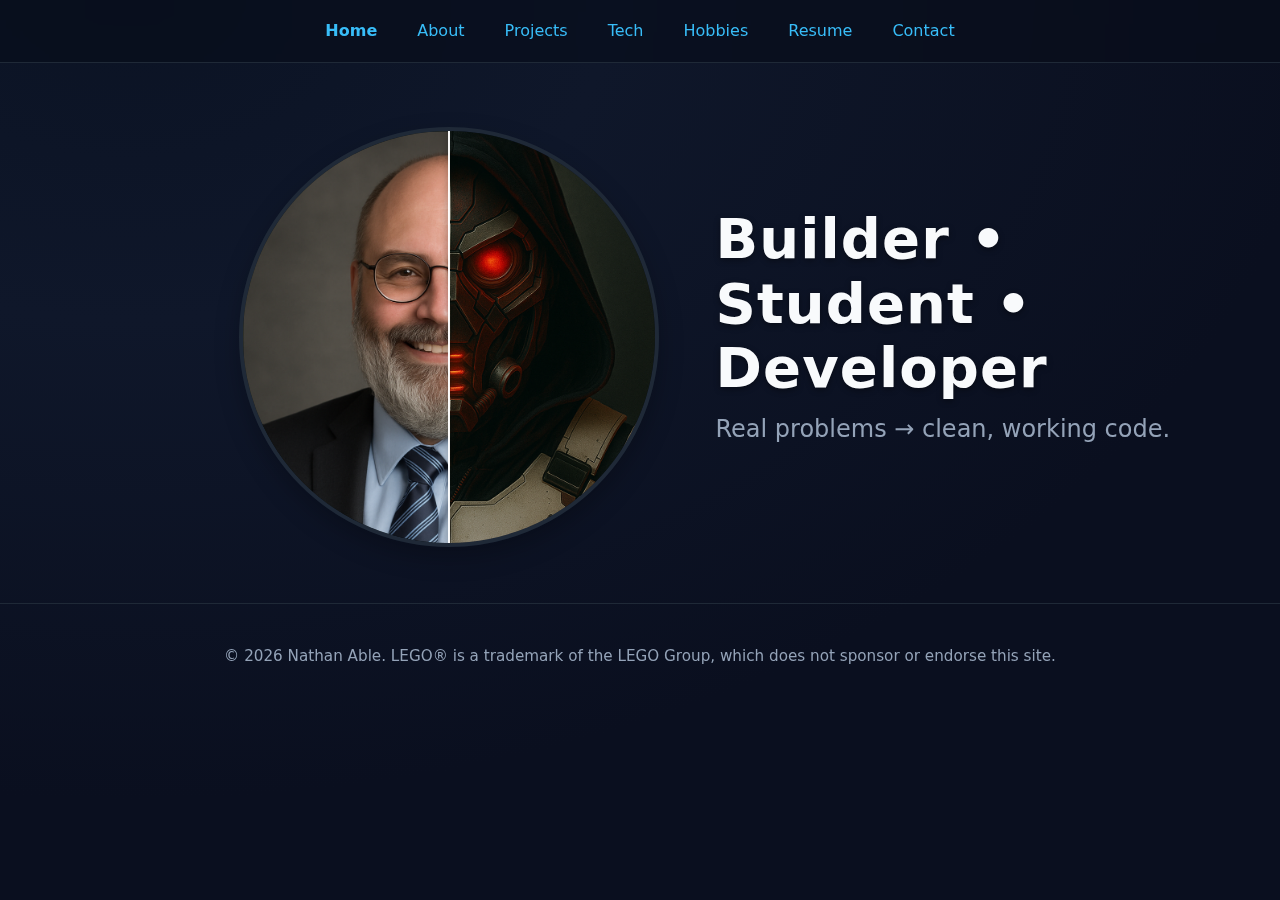
<file: index.html>
<!doctype html>
<html lang="en">
<head>
  <meta charset="utf-8" />
  <meta name="viewport" content="width=device-width, initial-scale=1" />
  <title>Nathan Able — Home</title>
  <!-- SEO description -->
  <meta name="description" content="Builder. Student. Developer. Real problems turned into clean, working code.">

  <!-- Open Graph / Social Sharing -->
  <meta property="og:title" content="Nathan Able | IT Student & Developer">
  <meta property="og:description" content="Builder. Student. Developer. Real problems turned into clean, working code.">
  <meta property="og:type" content="website">
  <meta property="og:url" content="https://vader941.dev/">
  <meta property="og:image" content="https://vader941.dev/images/og-card-nathan-able.png">

  <!-- Twitter / X Card -->
  <meta name="twitter:card" content="summary_large_image">
  <meta name="twitter:title" content="Nathan Able | IT Student & Developer">
  <meta name="twitter:description" content="Builder. Student. Developer. Real problems turned into clean, working code.">
  <meta name="twitter:image" content="https://vader941.dev/images/og-card-nathan-able.png">

  <link rel="icon" type="image/png" href="images/favicon.png">
  <!-- Shared site-wide layout styles -->
  <link rel="stylesheet" href="css/layout.css">
  <!-- Home page–specific styles -->
  <link rel="stylesheet" href="css/home.css">
</head>
<body>
  <header class="site-header">
    <nav class="site-nav" aria-label="Primary">
      <button class="menu-toggle" aria-controls="nav-links" aria-expanded="false">Menu</button>
      <ul id="nav-links">
        <li><a href="index.html" aria-current="page">Home</a></li>
        <li><a href="about.html">About</a></li>
        <li><a href="projects.html">Projects</a></li>
        <li><a href="tech.html">Tech</a></li>
        <li><a href="hobbies.html">Hobbies</a></li>
        <li><a href="resume.html">Resume</a></li>
        <li><a href="contact.php">Contact</a></li>
      </ul>
    </nav>
  </header>

  <main id="main">
    <!-- HERO with circular before/after slider -->
    <section class="hero">
      <div class="container">
        <div class="hero-content">
          <h1 class="hero-title">Builder • Student • Developer</h1>
          <p class="hero-subtitle">Real problems → clean, working code.</p>
        </div>

        <!-- Circular compare component -->
        <div class="face-compare" aria-label="Photo comparison: professional portrait vs creative cyborg portrait">
          <!-- Underneath image (cyborg) -->
          <img class="img img-bottom"
            src="images/me2.png"
               alt="Creative half-cyborg portrait of Nathan">

          <!-- Top image (professional) -->
          <img class="img img-top"
            src="images/me.png"
               alt="Professional portrait of Nathan">

          <!-- Visual split handle -->
          <div class="handle" aria-hidden="true"></div>

          <!-- Keyboard/touch accessible control -->
          <input
            type="range"
            class="slider"
            min="0" max="100" value="50"
            aria-label="Reveal amount (left shows professional, right shows cyborg)">
        </div>

        <noscript>
          <p><strong>Note:</strong> JavaScript is disabled. Showing the professional photo:</p>
          <img src="images/me.png" alt="Professional portrait of Nathan" class="fallback-portrait">
        </noscript>
      </div>
    </section>
  
  </main>

  <footer class="site-footer">
    <div class="container">
      <p>© <span id="year"></span> Nathan Able. LEGO® is a trademark of the LEGO Group, which does not sponsor or endorse this site.</p>
    </div>
  </footer>

  <!-- Shared nav + footer logic -->
  <script src="js/site.js"></script>
  <!-- Home page specific logic (face compare slider) -->
  <script src="js/home.js"></script>
</body>
</html>
</file>
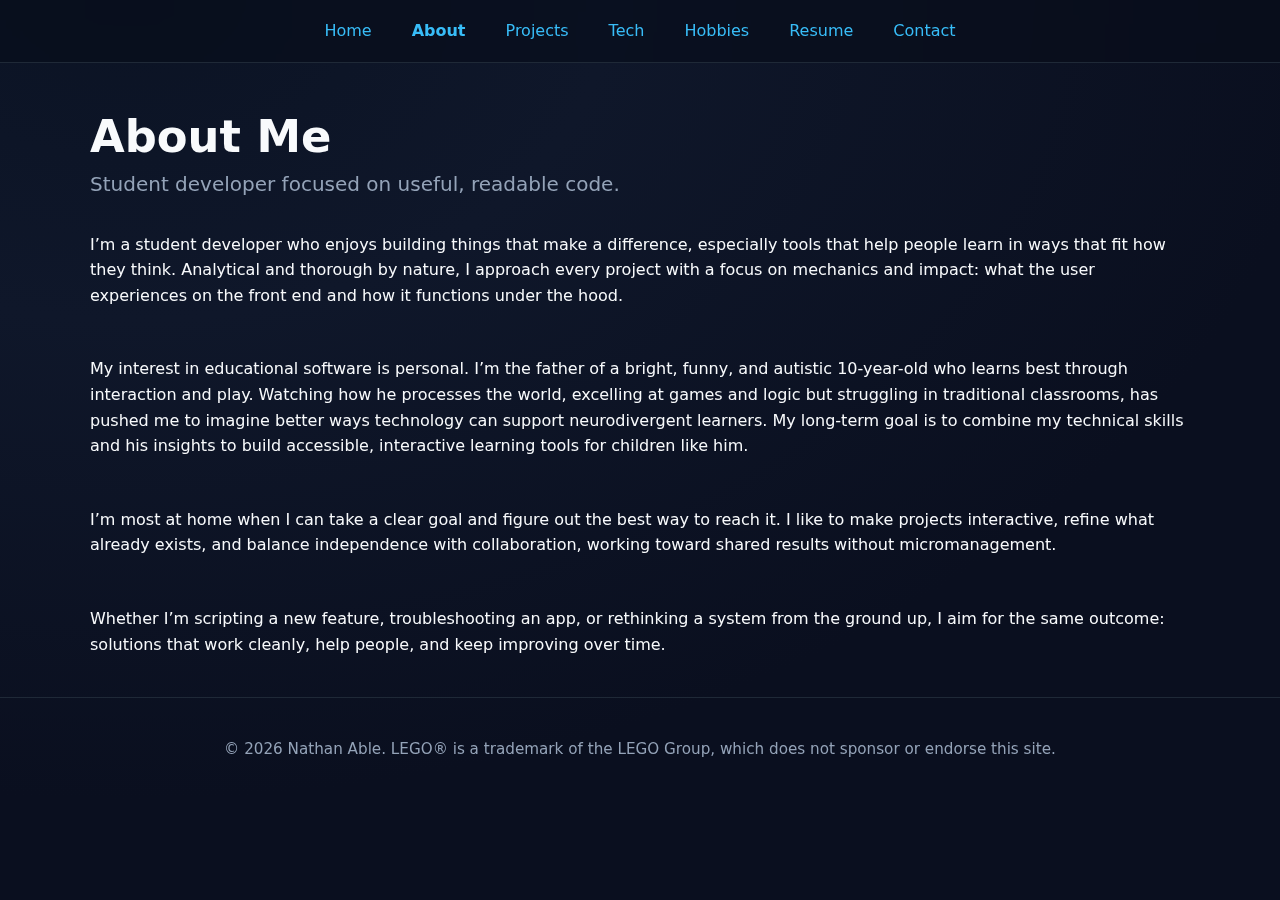
<file: about.html>
<!doctype html>
<html lang="en">
<head>
  <meta charset="utf-8" />
  <meta name="viewport" content="width=device-width, initial-scale=1" />
  <title>About — Nathan Able</title>
<meta name="description" content="Learn more about Nathan Able, an IT student and developer combining real-world experience, client work, and hands-on projects to build practical digital solutions.">
  <link rel="icon" type="image/png" href="images/favicon.png">
  <link rel="stylesheet" href="css/layout.css">
  <link rel="stylesheet" href="css/about.css">
</head>
<body>
  <header class="site-header">
    <nav class="site-nav" aria-label="Primary">
      <button class="menu-toggle" aria-controls="nav-links" aria-expanded="false">Menu</button>
      <ul id="nav-links">
        <li><a href="index.html">Home</a></li>
        <li><a href="about.html" aria-current="page">About</a></li>
        <li><a href="projects.html">Projects</a></li>
        <li><a href="tech.html">Tech</a></li>
        <li><a href="hobbies.html">Hobbies</a></li>
        <li><a href="resume.html">Resume</a></li>
        <li><a href="contact.php">Contact</a></li>
      </ul>
    </nav>
  </header>

  <main id="main">
    <section class="about-hero">
      <div class="container">
        <h1 class="about-title">About Me</h1>
        <p class="about-tagline">Student developer focused on useful, readable code.</p>

        <div class="about-intro">
          <p>I’m a student developer who enjoys building things that make a difference, especially tools that help people learn in ways that fit how they think. Analytical and thorough by nature, I approach every project with a focus on mechanics and impact: what the user experiences on the front end and how it functions under the hood.</p>

          <p>My interest in educational software is personal. I’m the father of a bright, funny, and autistic 10-year-old who learns best through interaction and play. Watching how he processes the world, excelling at games and logic but struggling in traditional classrooms, has pushed me to imagine better ways technology can support neurodivergent learners. My long-term goal is to combine my technical skills and his insights to build accessible, interactive learning tools for children like him.</p>

          <p>I’m most at home when I can take a clear goal and figure out the best way to reach it. I like to make projects interactive, refine what already exists, and balance independence with collaboration, working toward shared results without micromanagement.</p>

          <p>Whether I’m scripting a new feature, troubleshooting an app, or rethinking a system from the ground up, I aim for the same outcome: solutions that work cleanly, help people, and keep improving over time.</p>
        </div>
      </div>
    </section>
  </main>

  <footer class="site-footer">
    <div class="container">
      <p>© <span id="year"></span> Nathan Able. LEGO® is a trademark of the LEGO Group, which does not sponsor or endorse this site.</p>
    </div>
  </footer>

  <script src="js/site.js"></script>
</body>
</html>
</file>
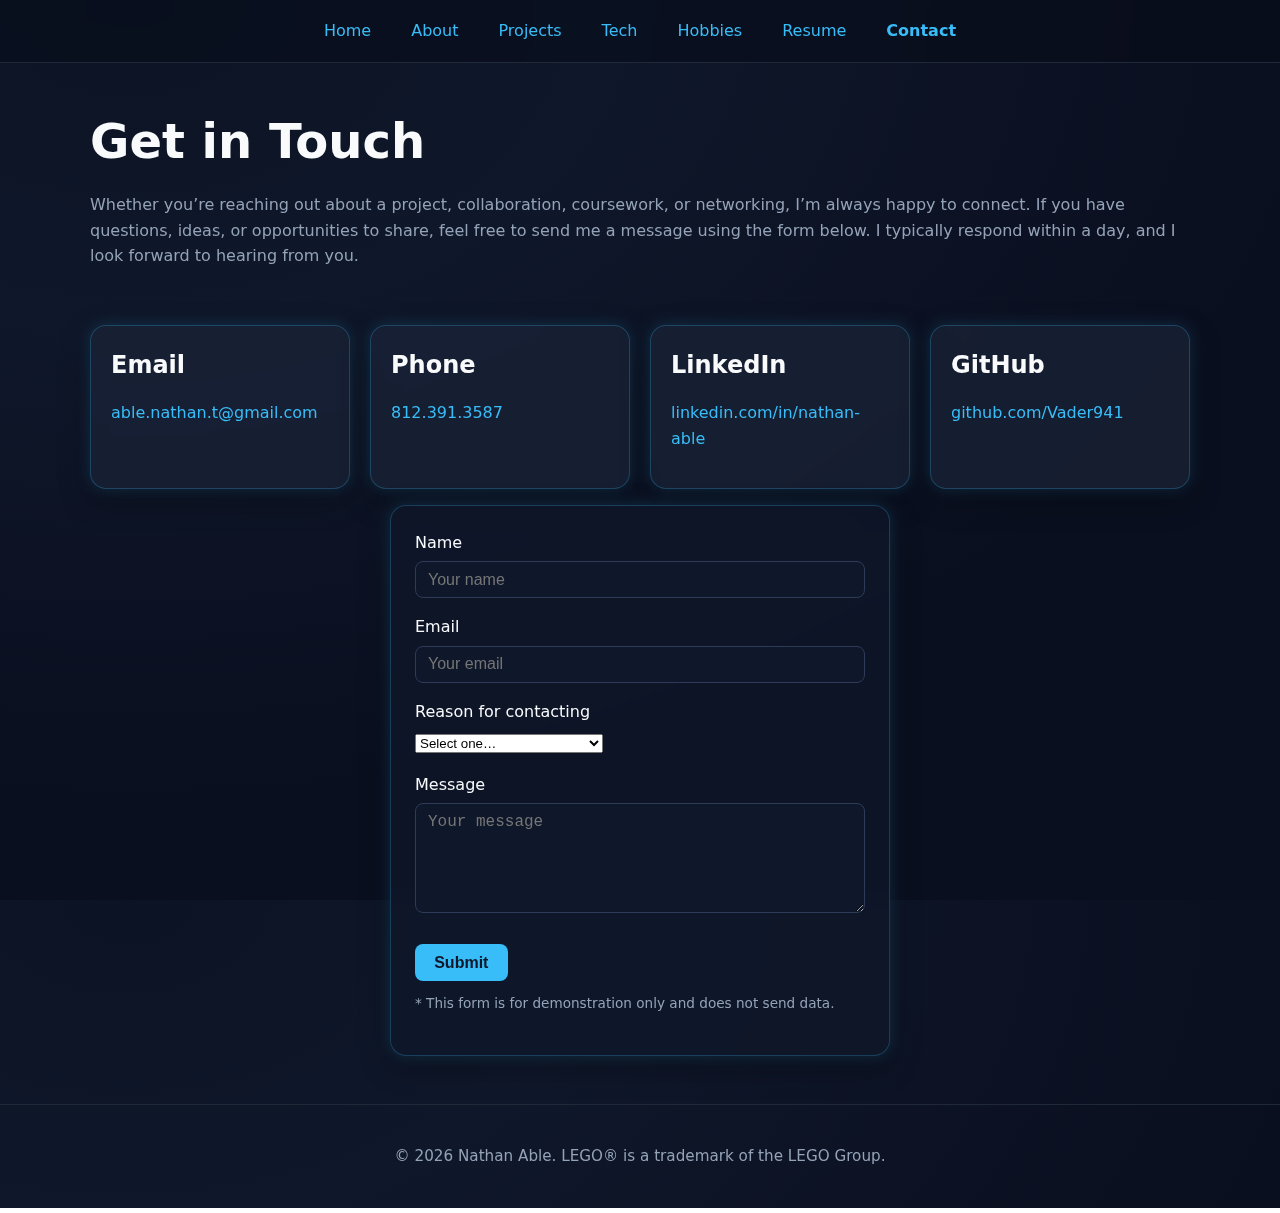
<file: contact.html>
<!doctype html>
<html lang="en">
<head>
  <meta charset="utf-8" />
  <meta name="viewport" content="width=device-width, initial-scale=1" />
  <title>Contact — Nathan Able</title>
  <meta name="description" content="Get in touch with Nathan Able." />
  <link rel="icon" type="image/png" href="images/favicon.png">
  <link rel="stylesheet" href="css/layout.css">
  <link rel="stylesheet" href="css/contact.css">
</head>
<body>
  <header class="site-header">
    <nav class="site-nav" aria-label="Primary">
      <button class="menu-toggle" aria-controls="nav-links" aria-expanded="false">Menu</button>
      <ul id="nav-links">
        <li><a href="index.html">Home</a></li>
        <li><a href="about.html">About</a></li>
        <li><a href="projects.html">Projects</a></li>
        <li><a href="tech.html">Tech</a></li>
        <li><a href="hobbies.html">Hobbies</a></li>
        <li><a href="resume.html">Resume</a></li>
        <li><a href="contact.php" aria-current="page">Contact</a></li>
      </ul>
    </nav>
  </header>

  <main id="main" class="contact-main">
    <!-- Hero -->
    <section class="contact-hero">
      <div class="container">
        <h1 class="contact-title">Get in Touch</h1>
        <p class="contact-tagline">
          Whether you’re reaching out about a project, collaboration, coursework, or networking, I’m always happy to connect. If you have questions, ideas, or opportunities to share, feel free to send me a message using the form below. I typically respond within a day, and I look forward to hearing from you.
        </p>
      </div>
    </section>

    <!-- Contact info -->
    <section class="contact-info-section">
      <div class="container contact-info">
        <div class="contact-card">
          <h2>Email</h2>
          <p><a href="mailto:able.nathan.t@gmail.com">able.nathan.t@gmail.com</a></p>
        </div>

        <div class="contact-card">
          <h2>Phone</h2>
          <p><a href="tel:18123913587">812.391.3587</a></p>
        </div>

        <div class="contact-card">
          <h2>LinkedIn</h2>
          <p><a href="https://linkedin.com/in/nathan-able" target="_blank" rel="noopener">linkedin.com/in/nathan-able</a></p>
        </div>

        <div class="contact-card">
          <h2>GitHub</h2>
          <p><a href="https://github.com/Vader941" target="_blank" rel="noopener">github.com/Vader941</a></p>
        </div>
      </div>
    </section>

    <!-- Form  -->
<div class="contact-wrapper">
  <form class="contact-form" id="contact-form" autocomplete="off">
        <div class="form-field">
          <label for="name">Name</label>
          <input id="name" type="text" placeholder="Your name" required>
        </div>

        <div class="form-field">
          <label for="email">Email</label>
          <input id="email" type="email" placeholder="Your email" required>
        </div>

        <div class="form-field">
          <label for="topic">Reason for contacting</label>
          <select id="topic" required>
            <option value="">Select one…</option>
            <option value="portfolio">Portfolio or projects</option>
            <option value="networking">Networking or career</option>
            <option value="coursework">Coursework or class-related</option>
            <option value="other">Other</option>
          </select>
        </div>

        <div class="form-field">
          <label for="message">Message</label>
          <textarea id="message" rows="5" placeholder="Your message" required></textarea>
        </div>

        <button type="submit" class="contact-button">
          Submit
        </button>

        <p class="contact-note">
          * This form is for demonstration only and does not send data.
        </p>

        <p id="contact-feedback" aria-live="polite"></p>
      </form>
</div>

      </div>
    </section>
  </main>

  <footer class="site-footer">
    <div class="container">
      <p>© <span id="year"></span> Nathan Able. LEGO® is a trademark of the LEGO Group.</p>
    </div>
  </footer>

  <script src="js/site.js"></script>
  <script src="js/contact.js"></script>

</body>
</html>
</file>
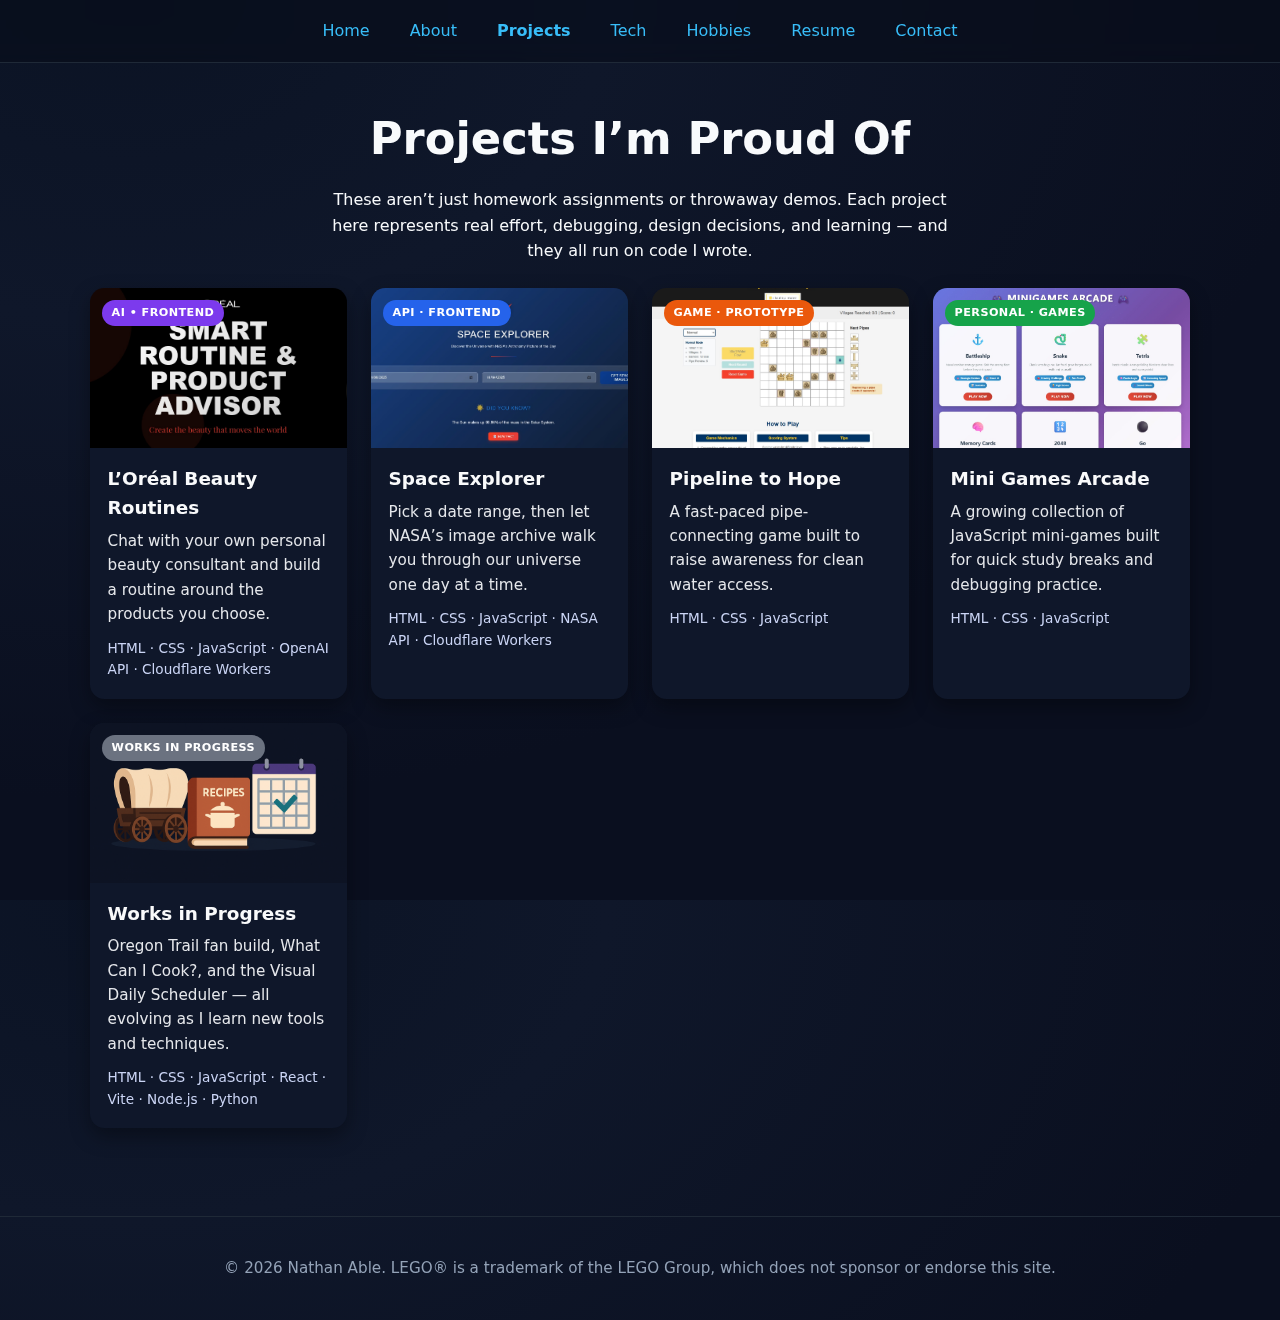
<file: projects.html>
<!doctype html>
<html lang="en">
<head>
  <meta charset="utf-8" />
  <meta name="viewport" content="width=device-width, initial-scale=1" />
  <title>Projects — Nathan Able</title>
<meta name="description" content="Selected development projects by Nathan Able, including web apps, coursework, and client solutions that highlight problem-solving and clean, reliable code.">
  <link rel="icon" type="image/png" href="images/favicon.png">
  <link rel="stylesheet" href="css/layout.css">
  <link rel="stylesheet" href="css/projects.css">
</head>
<body>
  <header class="site-header">
    <nav class="site-nav" aria-label="Primary">
      <button class="menu-toggle" aria-controls="nav-links" aria-expanded="false">Menu</button>
      <ul id="nav-links">
        <li><a href="index.html">Home</a></li>
        <li><a href="about.html">About</a></li>
        <li><a href="projects.html" aria-current="page">Projects</a></li>
        <li><a href="tech.html">Tech</a></li>
        <li><a href="hobbies.html">Hobbies</a></li>
        <li><a href="resume.html">Resume</a></li>
        <li><a href="contact.php">Contact</a></li>
      </ul>
    </nav>
  </header>

  <main id="main" class="projects-main">
    <!-- Intro -->
    <section class="projects-intro">
      <div class="container">
        <h1 class="projects-title">Projects I’m Proud Of</h1>
        <p class="projects-tagline">
          These aren’t just homework assignments or throwaway demos. Each project here represents
          real effort, debugging, design decisions, and learning — and they all run on code I wrote.
        </p>
      </div>
    </section>

    <!-- Featured projects grid -->
    <section class="projects-grid-section">
      <div class="container">
        <div class="projects-grid" aria-label="Project gallery">

          <!-- L'Oréal Beauty Routines -->
          <article class="project-card" data-modal-target="modal-loreal">
            <div class="project-badge project-badge--ai">AI • Frontend</div>
            <img src="images/loreal.jpg" alt="Loreal project home screen" class="project-thumb">
            <div class="project-card-body">
              <h2 class="project-name">L’Oréal Beauty Routines</h2>
              <p class="project-tagline">Chat with your own personal beauty consultant and build a routine around the products you choose.</p>
              <p class="project-tech">HTML · CSS · JavaScript · OpenAI API · Cloudflare Workers</p>
            </div>
          </article>

          <!-- NASA Space Explorer -->
          <article class="project-card" data-modal-target="modal-nasa">
            <div class="project-badge project-badge--api">API · Frontend</div>
            <img src="images/nasa.jpg" alt="NASA project home screen" class="project-thumb">
            <div class="project-card-body">
              <h2 class="project-name">Space Explorer</h2>
              <p class="project-tagline">Pick a date range, then let NASA’s image archive walk you through our universe one day at a time.</p>
              <p class="project-tech">HTML · CSS · JavaScript · NASA API · Cloudflare Workers</p>
            </div>
          </article>

          <!-- Charity: Water game -->
          <article class="project-card" data-modal-target="modal-charity">
            <div class="project-badge project-badge--game">Game · Prototype</div>
            <img src="images/charity.jpg" alt="Charity Water project home screen" class="project-thumb">
            <div class="project-card-body">
              <h2 class="project-name">Pipeline to Hope</h2>
              <p class="project-tagline">A fast-paced pipe-connecting game built to raise awareness for clean water access.</p>
              <p class="project-tech">HTML · CSS · JavaScript</p>
            </div>
          </article>

          <!-- Mini Arcade -->
          <article class="project-card" data-modal-target="modal-arcade">
            <div class="project-badge project-badge--personal">Personal · Games</div>
            <img src="images/minigame.jpg" alt="Mini games project home screen" class="project-thumb">
            <div class="project-card-body">
              <h2 class="project-name">Mini Games Arcade</h2>
              <p class="project-tagline">A growing collection of JavaScript mini-games built for quick study breaks and debugging practice.</p>
              <p class="project-tech">HTML · CSS · JavaScript</p>
            </div>
          </article>

          <!-- Works in Progress -->
          <article class="project-card project-card--wip" data-modal-target="modal-wip">
            <div class="project-badge project-badge--wip">Works in Progress</div>
            <img src="images/wip.png" alt="Preview collage representing work in progress projects" class="project-thumb">
            <div class="project-card-body">
              <h2 class="project-name">Works in Progress</h2>
              <p class="project-tagline">
                Oregon Trail fan build, What Can I Cook?, and the Visual Daily Scheduler — all evolving as I learn new tools and techniques.
              </p>
              <p class="project-tech">HTML · CSS · JavaScript · React · Vite · Node.js · Python</p>
            </div>
          </article>

        </div>
      </div>
    </section>

    <!-- ===== Modals ===== -->

    <!-- L'Oréal modal -->
    <section class="project-modal" id="modal-loreal" role="dialog" aria-modal="true" aria-labelledby="modal-loreal-title">
      <div class="project-modal-inner">
        <button class="project-modal-close" type="button" data-modal-close>
          <span class="visually-hidden">Close</span> ✕
        </button>

        <div class="project-modal-header">
          <h2 id="modal-loreal-title">L’Oréal Beauty Routines</h2>
          <p class="modal-subtitle">AI-powered routine builder and product advisor</p>
        </div>

        <div class="project-modal-body">
          <div class="project-modal-media">
            <img src="images/loreal.jpg" alt="Loreal project home screen" class="project-modal-image">
          </div>
          <div class="project-modal-content">
            <p>
              L’Oréal Beauty Routines lets visitors build a skincare or beauty routine around real products and then
              chat with a personal beauty advisor powered by OpenAI. Users can filter products by category, select the
              ones they care about, and ask detailed questions about when and how to use everything together.
            </p>
            <p>
              Under the hood, I wired a static GitHub Pages front end to a Cloudflare Worker that securely calls the
              OpenAI API. The app keeps track of selected products in <code>localStorage</code>, so people can come
              back later and pick up where they left off.
            </p>

            <h3>Tech highlights</h3>
            <ul>
              <li>HTML, modern CSS, and vanilla JavaScript for the UI and product grid.</li>
              <li>OpenAI API access proxied through a Cloudflare Worker so my API key never lives in the browser.</li>
              <li>Conversation history and product context passed to the model for smarter, more personalized responses.</li>
              <li>Local persistence of selected products using <code>localStorage</code> so sessions feel continuous.</li>
            </ul>

            <div class="project-links">
              <a href="https://vader941.github.io/09-prj-loreal-routine-builder/" class="btn" target="_blank" rel="noopener">View Live Site</a>
              <a href="https://github.com/Vader941/09-prj-loreal-routine-builder" class="btn btn-secondary" target="_blank" rel="noopener">View on GitHub</a>
            </div>
          </div>
        </div>
      </div>
    </section>

    <!-- NASA modal -->
    <section class="project-modal" id="modal-nasa" role="dialog" aria-modal="true" aria-labelledby="modal-nasa-title">
      <div class="project-modal-inner">
        <button class="project-modal-close" type="button" data-modal-close>
          <span class="visually-hidden">Close</span> ✕
        </button>

        <div class="project-modal-header">
          <h2 id="modal-nasa-title">Space Explorer</h2>
          <p class="modal-subtitle">Daily images and facts from NASA’s archive</p>
        </div>

        <div class="project-modal-body">
          <div class="project-modal-media">
            <img src="images/nasa.jpg" alt="NASA project home screen" class="project-modal-image">
          </div>
          <div class="project-modal-content">
            <p>
              Space Explorer pulls in NASA’s Astronomy Picture of the Day over a custom date range and presents it in a clean,
              readable gallery. Set your dates, then scroll through high-resolution imagery with the official explanations
              alongside. You can even check what NASA published on your birthday.
            </p>
            <p>
              This project was my way of getting comfortable with third-party APIs, error handling, and building a UI that feels
              good whether you are on a laptop or a phone.
            </p>

            <h3>Tech highlights</h3>
            <ul>
              <li>Fetches imagery and metadata from the official NASA API.</li>
              <li>Responsive layout that adapts from a single-column mobile view to a richer desktop layout.</li>
              <li>Date-range selection with basic validation and friendly error messages.</li>
              <li>Hosted on GitHub Pages, using a Cloudflare Worker where needed to keep keys safe.</li>
            </ul>

            <div class="project-links">
              <a href="https://vader941.github.io/07-nasa-space-explorer/" class="btn" target="_blank" rel="noopener">View Live Site</a>
              <a href="https://github.com/Vader941/07-nasa-space-explorer" class="btn btn-secondary" target="_blank" rel="noopener">View on GitHub</a>
            </div>
          </div>
        </div>
      </div>
    </section>

    <!-- Charity Water modal -->
    <section class="project-modal" id="modal-charity" role="dialog" aria-modal="true" aria-labelledby="modal-charity-title">
      <div class="project-modal-inner">
        <button class="project-modal-close" type="button" data-modal-close>
          <span class="visually-hidden">Close</span> ✕
        </button>

        <div class="project-modal-header">
          <h2 id="modal-charity-title">Pipeline to Hope</h2>
          <p class="modal-subtitle">Awareness-driven puzzle game for clean water</p>
        </div>

        <div class="project-modal-body">
          <div class="project-modal-media">
            <img src="images/charity.jpg" alt="Charity Water project home screen" class="project-modal-image">
          </div>
          <div class="project-modal-content">
            <p>
              Pipeline to Hope is a timed pipe-connecting game built for Charity: Water. The goal is simple:
              connect the pipes and get clean water to the village before the clock runs out. Behind the scenes,
              there is grid logic, collision checking, and state management doing the work.
            </p>
            <p>
              I built this as a prototype to explore how simple games can support education and awareness, and to
              stretch my JavaScript skills beyond basic forms and DOM manipulation.
            </p>

            <h3>Tech highlights</h3>
            <ul>
              <li>Custom game loop and board logic written in vanilla JavaScript.</li>
              <li>Responsive layout so the game is playable on both desktop and mobile.</li>
              <li>Configurable difficulty and timing so the experience can be tuned.</li>
            </ul>

            <div class="project-links">
              <a href="https://vader941.github.io/prj_charity_water_game_proto2/" class="btn" target="_blank" rel="noopener">Play the Prototype</a>
              <a href="https://github.com/Vader941/prj_charity_water_game_proto2" class="btn btn-secondary" target="_blank" rel="noopener">View on GitHub</a>
            </div>
          </div>
        </div>
      </div>
    </section>

    <!-- Mini Arcade modal -->
    <section class="project-modal" id="modal-arcade" role="dialog" aria-modal="true" aria-labelledby="modal-arcade-title">
      <div class="project-modal-inner">
        <button class="project-modal-close" type="button" data-modal-close>
          <span class="visually-hidden">Close</span> ✕
        </button>

        <div class="project-modal-header">
          <h2 id="modal-arcade-title">Mini Games Arcade</h2>
          <p class="modal-subtitle">A playground of JavaScript mini-games</p>
        </div>

        <div class="project-modal-body">
          <div class="project-modal-media">
            <img src="images/minigame.jpg" alt="Mini games project home screen" class="project-modal-image">
          </div>
          <div class="project-modal-content">
            <p>
              The Mini Games Arcade is exactly what it sounds like — a collection of quick games I built to keep my
              JavaScript skills sharp. It includes small experiences that focus on input handling, basic physics,
              randomization, and clean UI feedback.
            </p>
            <p>
              This is my “sandbox” project: a safe place to try ideas, refactor code, and practice writing logic that is
              easy to reason about when things get fast and chaotic on screen.
            </p>

            <h3>Tech highlights</h3>
            <ul>
              <li>Multiple self-contained JavaScript games under one consistent UI.</li>
              <li>Reusable components for buttons, score panels, and layout.</li>
              <li>Responsive design tweaks for comfortable play on laptops and tablets.</li>
            </ul>

            <div class="project-links">
              <a href="https://vader941.github.io/minigame/" class="btn" target="_blank" rel="noopener">Visit the Arcade</a>
              <a href="https://github.com/Vader941/minigame" class="btn btn-secondary" target="_blank" rel="noopener">View on GitHub</a>
            </div>
          </div>
        </div>
      </div>
    </section>

    <!-- Works in Progress modal -->
    <section class="project-modal" id="modal-wip" role="dialog" aria-modal="true" aria-labelledby="modal-wip-title">
      <div class="project-modal-inner">
        <button class="project-modal-close" type="button" data-modal-close>
          <span class="visually-hidden">Close</span> ✕
        </button>

        <div class="project-modal-header">
          <h2 id="modal-wip-title">Works in Progress</h2>
          <p class="modal-subtitle">Projects that are still evolving as I learn</p>
        </div>

        <div class="project-modal-body">
          <div class="project-modal-content project-modal-content--full">
            <p>
              These projects are active work in progress — I touch them as I have time and as new classes give me better
              ideas for how to build them. They are not “class assignments” as much as long-running experiments that
              grow with my skills.
            </p>

            <div class="wip-project">
              <h3>Oregon Trail Fan Build</h3>
              <p>
                A modern spin on the classic Oregon Trail style of game, focused on systems design, data-driven events,
                and thoughtful difficulty tuning. It is a place where I experiment with inventory systems, random events,
                and long-form game loops.
              </p>
              <p class="wip-links">
                <a href="https://github.com/Vader941/prj_Oregon_Trail_fan_build" target="_blank" rel="noopener">View on GitHub</a>
              </p>
            </div>

            <div class="wip-project">
              <h3>What Can I Cook?</h3>
              <p>
                A recipe helper that looks at what you already have on hand and suggests meals instead of just listing
                thousands of unrelated recipes. The goal is to combine ingredient tracking, appliance constraints, and
                budget-friendly ideas into one practical web app.
              </p>
              <p class="wip-links">
                <a href="https://github.com/Vader941/prj-WhatCanICook" target="_blank" rel="noopener">View on GitHub</a>
              </p>
            </div>

            <div class="wip-project">
              <h3>Visual Daily Scheduler</h3>
              <p>
                A drag-and-drop visual schedule designed with neurodivergent kids in mind. Tasks become picture-based
                tiles that can be arranged into a day plan, with time-based constraints and conflict warnings. This is
                where I explore React, Vite, and more advanced layout logic.
              </p>
              <p class="wip-links">
                <a href="https://github.com/Vader941/prj-daily-visual-schedule" target="_blank" rel="noopener">View on GitHub</a>
              </p>
            </div>

            <p class="wip-note">
              All three are intentionally still under construction. If you want to talk about the architecture or my
              plans for any of them, I’m always happy to walk through the repos.
            </p>
          </div>
        </div>
      </div>
    </section>
  </main>

  <footer class="site-footer">
    <div class="container">
      <p>© <span id="year"></span> Nathan Able. LEGO® is a trademark of the LEGO Group, which does not sponsor or endorse this site.</p>
    </div>
  </footer>

  <!-- Shared nav + footer logic -->
  <script src="js/site.js"></script>
  <!-- Projects page–specific modal logic -->
  <script src="js/projects.js"></script>
</body>
</html>
</file>
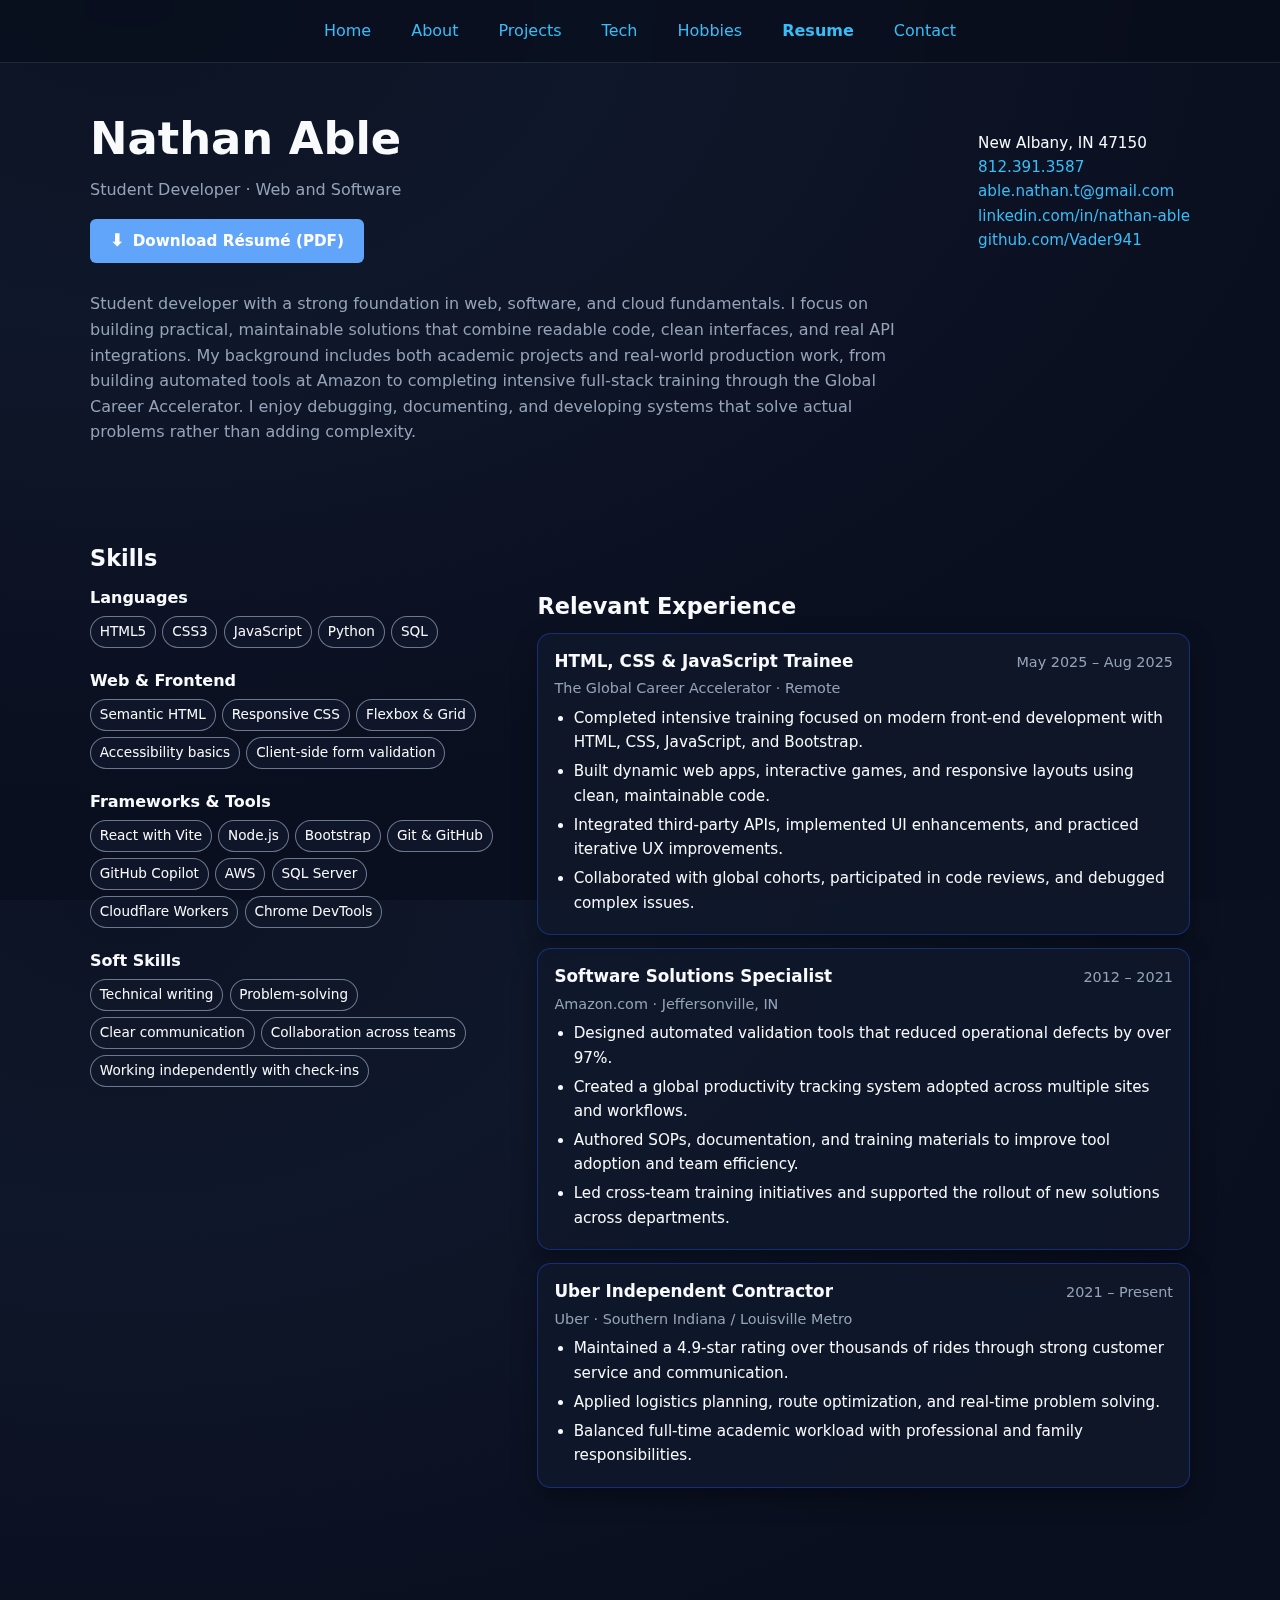
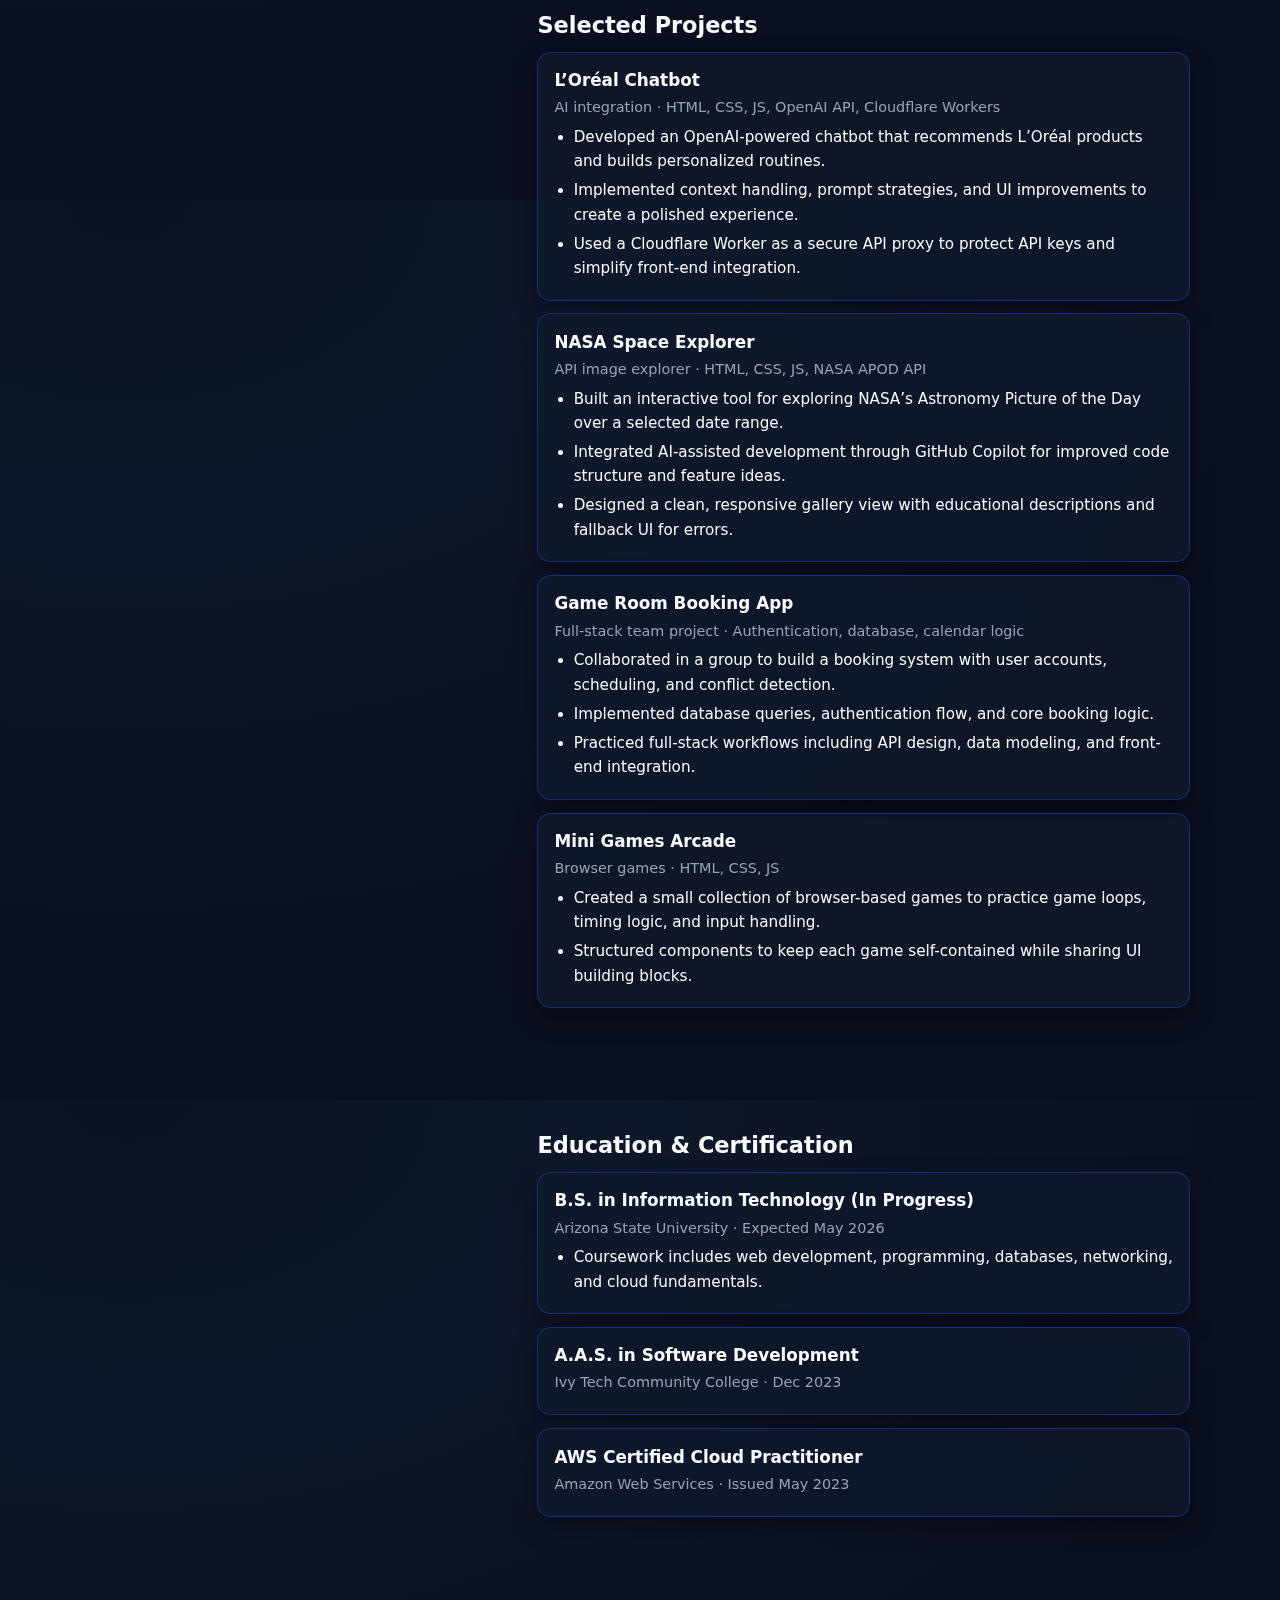
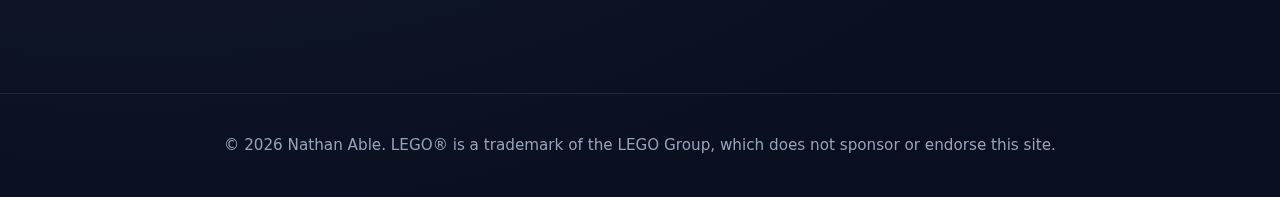
<file: resume.html>
<!doctype html>
<html lang="en">
<head>
  <meta charset="utf-8" />
  <meta name="viewport" content="width=device-width, initial-scale=1" />
  <title>Resume — Nathan Able</title>
<meta name="description" content="Resume for Nathan Able, IT student and developer with experience in software development, customer-focused roles, and real-world technical projects.">
  <link rel="icon" type="image/png" href="images/favicon.png">
  <link rel="stylesheet" href="css/layout.css">
  <link rel="stylesheet" href="css/resume.css">
</head>
<body>
  <header class="site-header">
    <nav class="site-nav" aria-label="Primary">
      <button class="menu-toggle" aria-controls="nav-links" aria-expanded="false">Menu</button>
      <ul id="nav-links">
        <li><a href="index.html">Home</a></li>
        <li><a href="about.html">About</a></li>
        <li><a href="projects.html">Projects</a></li>
        <li><a href="tech.html">Tech</a></li>
        <li><a href="hobbies.html">Hobbies</a></li>
        <li><a href="resume.html" aria-current="page">Resume</a></li>
        <li><a href="contact.php">Contact</a></li>
      </ul>
    </nav>
  </header>

  <main id="main" class="resume-main">
    <section class="resume-hero">
      <div class="container">
        <div class="resume-header">
          <div>
            <h1 class="resume-name">Nathan Able</h1>
            <p class="resume-title">Student Developer · Web and Software</p>
            <p class="resume-download">
              <a href="docs/able_nathan_resume.pdf" class="resume-btn" download>
                <span class="icon">⬇</span> Download Résumé (PDF)
              </a>
            </p>


          </div>
          <div class="resume-links">
            <p>New Albany, IN 47150</p>
            <p><a href="tel:18123913587">812.391.3587</a></p>
            <p><a href="mailto:able.nathan.t@gmail.com">able.nathan.t@gmail.com</a></p>
            <p><a href="https://linkedin.com/in/nathan-able" target="_blank" rel="noopener">linkedin.com/in/nathan-able</a></p>
            <p><a href="https://github.com/Vader941" target="_blank" rel="noopener">github.com/Vader941</a></p>
          </div>
        </div>

        <p class="resume-summary">
          Student developer with a strong foundation in web, software, and cloud fundamentals. I focus on
          building practical, maintainable solutions that combine readable code, clean interfaces, and real
          API integrations. My background includes both academic projects and real-world production work,
          from building automated tools at Amazon to completing intensive full-stack training through the
          Global Career Accelerator. I enjoy debugging, documenting, and developing systems that solve
          actual problems rather than adding complexity.
        </p>
      </div>
    </section>

    <section class="resume-body">
      <div class="container resume-grid">
        <section aria-label="Skills and tools" class="resume-column resume-column--left">
          <h2 class="resume-section-title">Skills</h2>

          <div class="resume-pill-group">
            <h3>Languages</h3>
            <ul class="pill-list">
              <li>HTML5</li>
              <li>CSS3</li>
              <li>JavaScript</li>
              <li>Python</li>
              <li>SQL</li>
            </ul>
          </div>

          <div class="resume-pill-group">
            <h3>Web & Frontend</h3>
            <ul class="pill-list">
              <li>Semantic HTML</li>
              <li>Responsive CSS</li>
              <li>Flexbox & Grid</li>
              <li>Accessibility basics</li>
              <li>Client-side form validation</li>
            </ul>
          </div>

          <div class="resume-pill-group">
            <h3>Frameworks & Tools</h3>
            <ul class="pill-list">
              <li>React with Vite</li>
              <li>Node.js</li>
              <li>Bootstrap</li>
              <li>Git & GitHub</li>
              <li>GitHub Copilot</li>
              <li>AWS</li>
              <li>SQL Server</li>
              <li>Cloudflare Workers</li>
              <li>Chrome DevTools</li>
            </ul>
          </div>

          <div class="resume-pill-group">
            <h3>Soft Skills</h3>
            <ul class="pill-list">
              <li>Technical writing</li>
              <li>Problem-solving</li>
              <li>Clear communication</li>
              <li>Collaboration across teams</li>
              <li>Working independently with check-ins</li>
            </ul>
          </div>
        </section>

        <section aria-label="Experience, projects, and education" class="resume-column resume-column--right">
          <section class="resume-section">
            <h2 class="resume-section-title">Relevant Experience</h2>

            <article class="resume-item">
              <header class="resume-item-header">
                <div>
                  <h3>HTML, CSS & JavaScript Trainee</h3>
                  <p class="resume-item-subtitle">The Global Career Accelerator · Remote</p>
                </div>
                <p class="resume-item-dates">May 2025 – Aug 2025</p>
              </header>
              <ul class="resume-item-list">
                <li>Completed intensive training focused on modern front-end development with HTML, CSS, JavaScript, and Bootstrap.</li>
                <li>Built dynamic web apps, interactive games, and responsive layouts using clean, maintainable code.</li>
                <li>Integrated third-party APIs, implemented UI enhancements, and practiced iterative UX improvements.</li>
                <li>Collaborated with global cohorts, participated in code reviews, and debugged complex issues.</li>
              </ul>
            </article>

            <article class="resume-item">
              <header class="resume-item-header">
                <div>
                  <h3>Software Solutions Specialist</h3>
                  <p class="resume-item-subtitle">Amazon.com · Jeffersonville, IN</p>
                </div>
                <p class="resume-item-dates">2012 – 2021</p>
              </header>
              <ul class="resume-item-list">
                <li>Designed automated validation tools that reduced operational defects by over 97%.</li>
                <li>Created a global productivity tracking system adopted across multiple sites and workflows.</li>
                <li>Authored SOPs, documentation, and training materials to improve tool adoption and team efficiency.</li>
                <li>Led cross-team training initiatives and supported the rollout of new solutions across departments.</li>
              </ul>
            </article>

            <article class="resume-item">
              <header class="resume-item-header">
                <div>
                  <h3>Uber Independent Contractor</h3>
                  <p class="resume-item-subtitle">Uber · Southern Indiana / Louisville Metro</p>
                </div>
                <p class="resume-item-dates">2021 – Present</p>
              </header>
              <ul class="resume-item-list">
                <li>Maintained a 4.9-star rating over thousands of rides through strong customer service and communication.</li>
                <li>Applied logistics planning, route optimization, and real-time problem solving.</li>
                <li>Balanced full-time academic workload with professional and family responsibilities.</li>
              </ul>
            </article>
          </section>

          <section class="resume-section">
            <h2 class="resume-section-title">Selected Projects</h2>

            <article class="resume-item">
              <header class="resume-item-header">
                <div>
                  <h3>L’Oréal Chatbot</h3>
                  <p class="resume-item-subtitle">AI integration · HTML, CSS, JS, OpenAI API, Cloudflare Workers</p>
                </div>
              </header>
              <ul class="resume-item-list">
                <li>Developed an OpenAI-powered chatbot that recommends L’Oréal products and builds personalized routines.</li>
                <li>Implemented context handling, prompt strategies, and UI improvements to create a polished experience.</li>
                <li>Used a Cloudflare Worker as a secure API proxy to protect API keys and simplify front-end integration.</li>
              </ul>
            </article>

            <article class="resume-item">
              <header class="resume-item-header">
                <div>
                  <h3>NASA Space Explorer</h3>
                  <p class="resume-item-subtitle">API image explorer · HTML, CSS, JS, NASA APOD API</p>
                </div>
              </header>
              <ul class="resume-item-list">
                <li>Built an interactive tool for exploring NASA’s Astronomy Picture of the Day over a selected date range.</li>
                <li>Integrated AI-assisted development through GitHub Copilot for improved code structure and feature ideas.</li>
                <li>Designed a clean, responsive gallery view with educational descriptions and fallback UI for errors.</li>
              </ul>
            </article>

            <article class="resume-item">
              <header class="resume-item-header">
                <div>
                  <h3>Game Room Booking App</h3>
                  <p class="resume-item-subtitle">Full-stack team project · Authentication, database, calendar logic</p>
                </div>
              </header>
              <ul class="resume-item-list">
                <li>Collaborated in a group to build a booking system with user accounts, scheduling, and conflict detection.</li>
                <li>Implemented database queries, authentication flow, and core booking logic.</li>
                <li>Practiced full-stack workflows including API design, data modeling, and front-end integration.</li>
              </ul>
            </article>

            <article class="resume-item">
              <header class="resume-item-header">
                <div>
                  <h3>Mini Games Arcade</h3>
                  <p class="resume-item-subtitle">Browser games · HTML, CSS, JS</p>
                </div>
              </header>
              <ul class="resume-item-list">
                <li>Created a small collection of browser-based games to practice game loops, timing logic, and input handling.</li>
                <li>Structured components to keep each game self-contained while sharing UI building blocks.</li>
              </ul>
            </article>
          </section>

          <section class="resume-section">
            <h2 class="resume-section-title">Education & Certification</h2>

            <article class="resume-item">
              <header class="resume-item-header">
                <div>
                  <h3>B.S. in Information Technology (In Progress)</h3>
                  <p class="resume-item-subtitle">Arizona State University · Expected May 2026</p>
                </div>
              </header>
              <ul class="resume-item-list">
                <li>Coursework includes web development, programming, databases, networking, and cloud fundamentals.</li>
              </ul>
            </article>

            <article class="resume-item">
              <header class="resume-item-header">
                <div>
                  <h3>A.A.S. in Software Development</h3>
                  <p class="resume-item-subtitle">Ivy Tech Community College · Dec 2023</p>
                </div>
              </header>
            </article>

            <article class="resume-item">
              <header class="resume-item-header">
                <div>
                  <h3>AWS Certified Cloud Practitioner</h3>
                  <p class="resume-item-subtitle">Amazon Web Services · Issued May 2023</p>
                </div>
              </header>
            </article>
          </section>
        </section>
      </div>
    </section>
  </main>

  <footer class="site-footer">
    <div class="container">
      <p>© <span id="year"></span> Nathan Able. LEGO® is a trademark of the LEGO Group, which does not sponsor or endorse this site.</p>
    </div>
  </footer>

  <script src="js/site.js"></script>
</body>
</html>
</file>
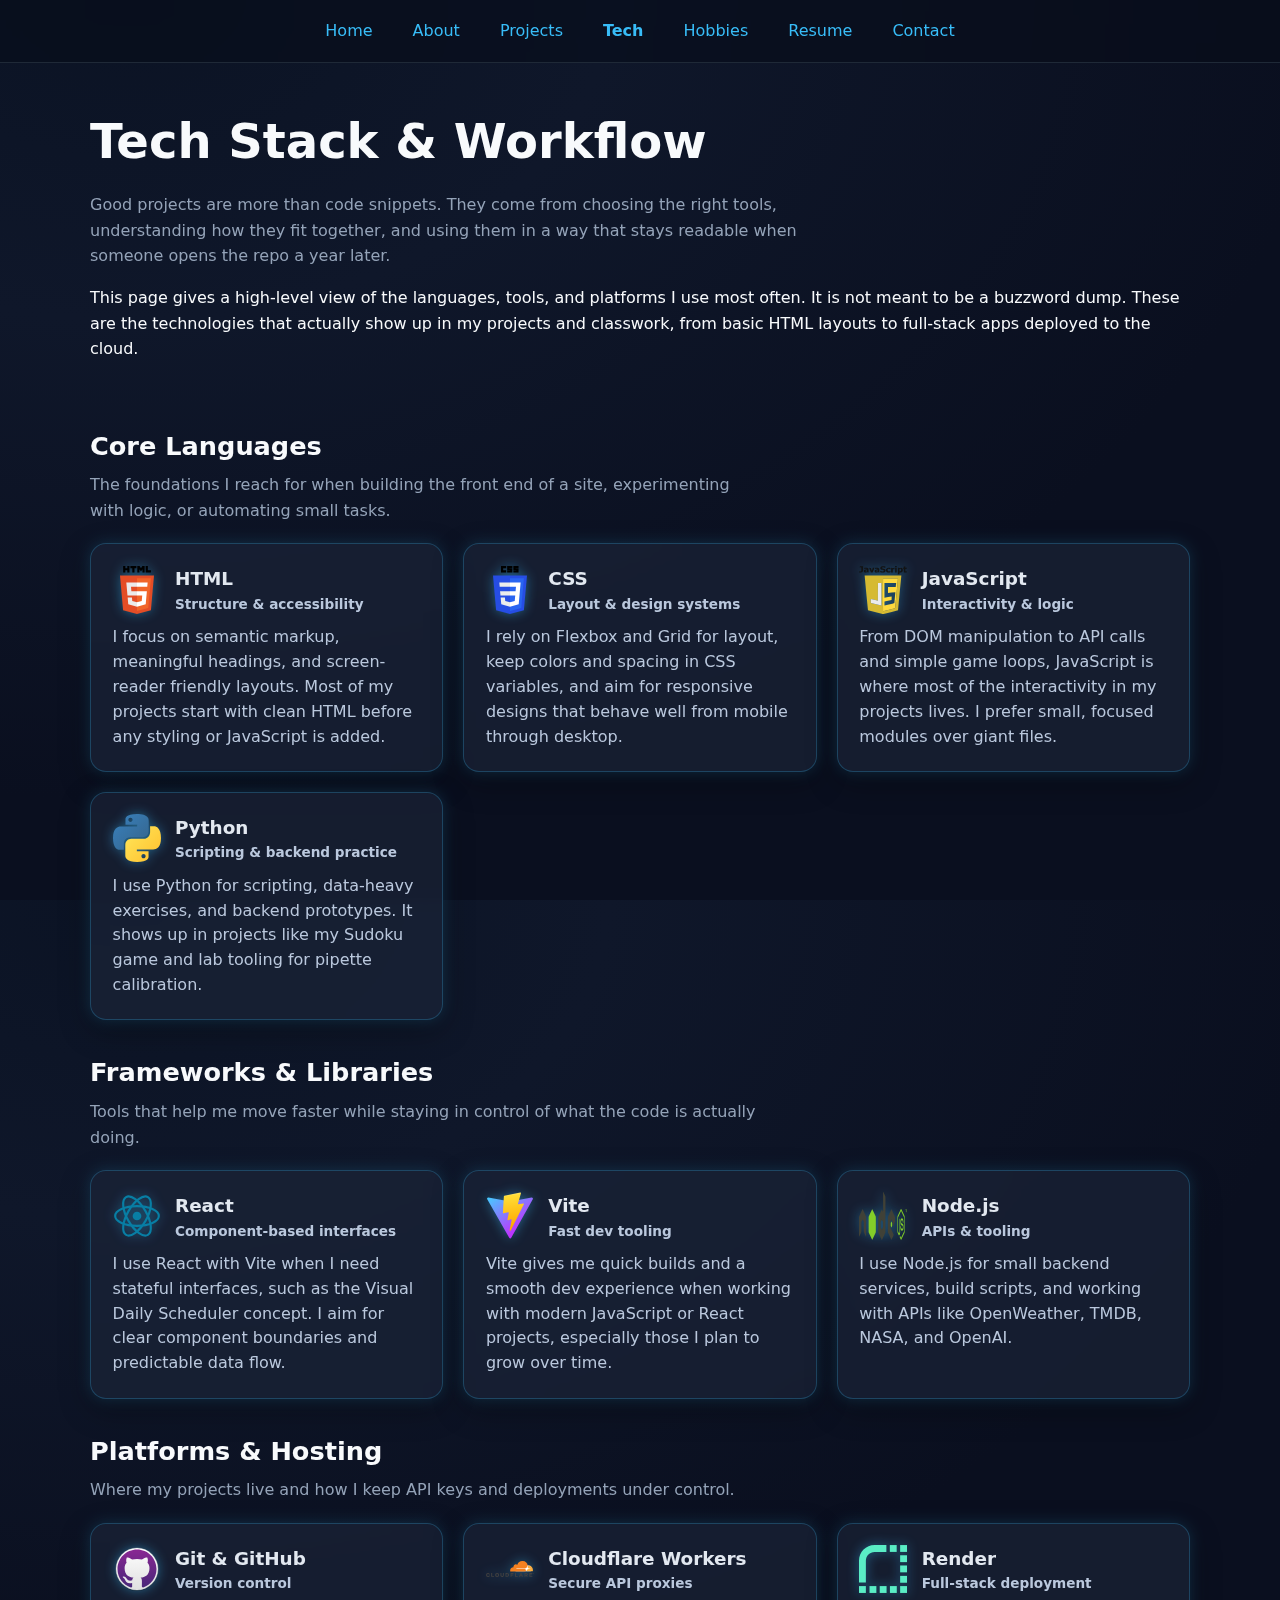
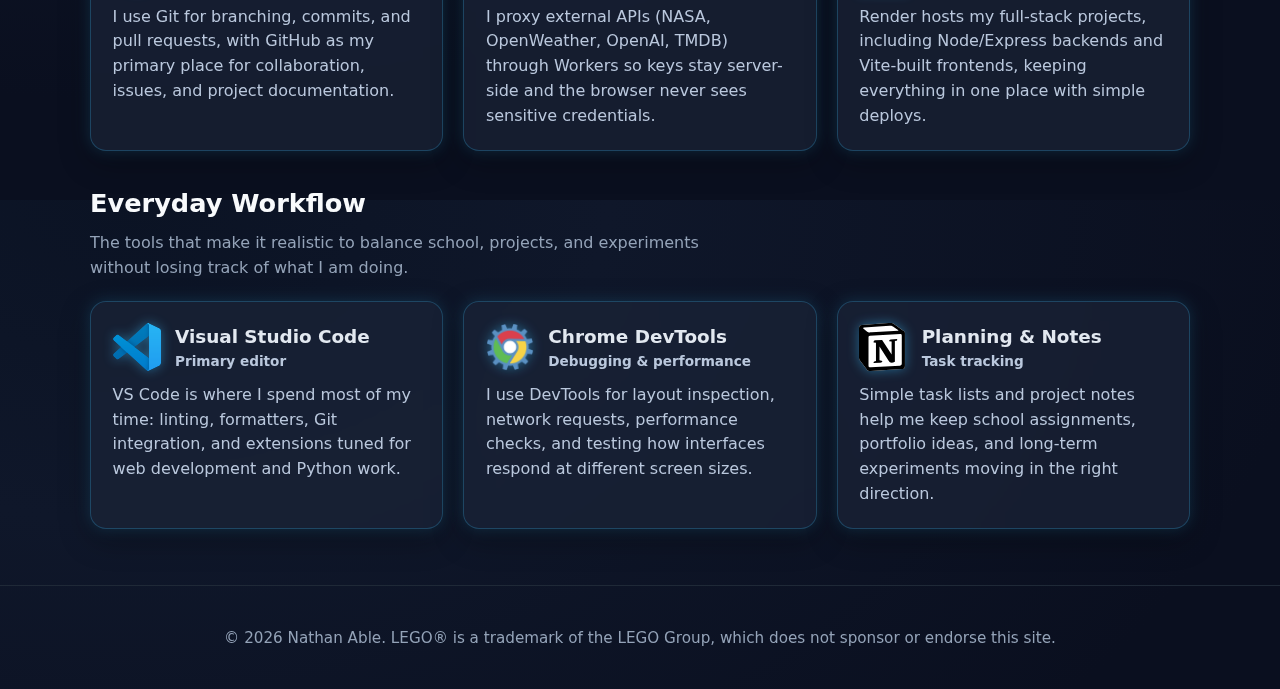
<file: tech.html>
<!doctype html>
<html lang="en">
<head>
  <meta charset="utf-8" />
  <meta name="viewport" content="width=device-width, initial-scale=1" />
  <title>Tech Stack — Nathan Able</title>
<meta name="description" content="Overview of the tools and technologies Nathan Able works with, including web development, programming languages, databases, and cloud platforms.">
  <link rel="icon" type="image/png" href="images/favicon.png">
  <link rel="stylesheet" href="css/layout.css">
  <link rel="stylesheet" href="css/tech.css">
</head>
<body>
  <header class="site-header">
    <nav class="site-nav" aria-label="Primary">
      <button class="menu-toggle" aria-controls="nav-links" aria-expanded="false">Menu</button>
      <ul id="nav-links">
        <li><a href="index.html">Home</a></li>
        <li><a href="about.html">About</a></li>
        <li><a href="projects.html">Projects</a></li>
        <li><a href="tech.html" aria-current="page">Tech</a></li>
        <li><a href="hobbies.html">Hobbies</a></li>
        <li><a href="resume.html">Resume</a></li>
        <li><a href="contact.php">Contact</a></li>
      </ul>
    </nav>
  </header>

  <main id="main" class="tech-main">
    <!-- Hero / intro -->
    <section class="tech-hero">
      <div class="container">
        <h1 class="tech-title">Tech Stack & Workflow</h1>
        <p class="tech-tagline">
          Good projects are more than code snippets. They come from choosing the right tools,
          understanding how they fit together, and using them in a way that stays readable when
          someone opens the repo a year later.
        </p>
        <p>
          This page gives a high-level view of the languages, tools, and platforms I use most often.
          It is not meant to be a buzzword dump. These are the technologies that actually show up in
          my projects and classwork, from basic HTML layouts to full-stack apps deployed to the cloud.
        </p>
      </div>
    </section>

    <!-- Core languages -->
    <section class="tech-section">
      <div class="container">
        <h2 class="tech-section-title">Core Languages</h2>
        <p class="tech-section-intro">
          The foundations I reach for when building the front end of a site, experimenting with
          logic, or automating small tasks.
        </p>

        <div class="tech-grid">
          <article class="tech-card">
            <div class="tech-card-header">
              <img src="images/html5.svg" alt="HTML5 logo" class="tech-logo">
              <div>
                <h3>HTML</h3>
                <p class="tech-pill">Structure & accessibility</p>
              </div>
            </div>
            <p>
              I focus on semantic markup, meaningful headings, and screen-reader friendly layouts.
              Most of my projects start with clean HTML before any styling or JavaScript is added.
            </p>
          </article>

          <article class="tech-card">
            <div class="tech-card-header">
              <img src="images/css3.svg" alt="CSS3 logo" class="tech-logo">
              <div>
                <h3>CSS</h3>
                <p class="tech-pill">Layout & design systems</p>
              </div>
            </div>
            <p>
              I rely on Flexbox and Grid for layout, keep colors and spacing in CSS variables, and
              aim for responsive designs that behave well from mobile through desktop.
            </p>
          </article>

          <article class="tech-card">
            <div class="tech-card-header">
              <img src="images/javascript.svg" alt="JavaScript logo" class="tech-logo">
              <div>
                <h3>JavaScript</h3>
                <p class="tech-pill">Interactivity & logic</p>
              </div>
            </div>
            <p>
              From DOM manipulation to API calls and simple game loops, JavaScript is where most of
              the interactivity in my projects lives. I prefer small, focused modules over giant files.
            </p>
          </article>

          <article class="tech-card">
            <div class="tech-card-header">
              <img src="images/python.svg" alt="Python logo" class="tech-logo">
              <div>
                <h3>Python</h3>
                <p class="tech-pill">Scripting & backend practice</p>
              </div>
            </div>
            <p>
              I use Python for scripting, data-heavy exercises, and backend prototypes. It shows up
              in projects like my Sudoku game and lab tooling for pipette calibration.
            </p>
          </article>
        </div>
      </div>
    </section>

    <!-- Frameworks & libraries -->
    <section class="tech-section">
      <div class="container">
        <h2 class="tech-section-title">Frameworks & Libraries</h2>
        <p class="tech-section-intro">
          Tools that help me move faster while staying in control of what the code is actually doing.
        </p>

        <div class="tech-grid">
          <article class="tech-card">
            <div class="tech-card-header">
              <img src="images/react.svg" alt="React logo" class="tech-logo">
              <div>
                <h3>React</h3>
                <p class="tech-pill">Component-based interfaces</p>
              </div>
            </div>
            <p>
              I use React with Vite when I need stateful interfaces, such as the Visual Daily
              Scheduler concept. I aim for clear component boundaries and predictable data flow.
            </p>
          </article>

          <article class="tech-card">
            <div class="tech-card-header">
              <img src="images/vite.svg" alt="Vite logo" class="tech-logo">
              <div>
                <h3>Vite</h3>
                <p class="tech-pill">Fast dev tooling</p>
              </div>
            </div>
            <p>
              Vite gives me quick builds and a smooth dev experience when working with modern
              JavaScript or React projects, especially those I plan to grow over time.
            </p>
          </article>

          <article class="tech-card">
            <div class="tech-card-header">
              <img src="images/nodejs.svg" alt="Node.js logo" class="tech-logo">
              <div>
                <h3>Node.js</h3>
                <p class="tech-pill">APIs & tooling</p>
              </div>
            </div>
            <p>
              I use Node.js for small backend services, build scripts, and working with APIs like
              OpenWeather, TMDB, NASA, and OpenAI.
            </p>
          </article>
        </div>
      </div>
    </section>

    <!-- Platforms & DevOps-ish -->
    <section class="tech-section">
      <div class="container">
        <h2 class="tech-section-title">Platforms & Hosting</h2>
        <p class="tech-section-intro">
          Where my projects live and how I keep API keys and deployments under control.
        </p>

        <div class="tech-grid">
          <article class="tech-card">
            <div class="tech-card-header">
              <img src="images/github.svg" alt="GitHub logo" class="tech-logo">
              <div>
                <h3>Git & GitHub</h3>
                <p class="tech-pill">Version control</p>
              </div>
            </div>
            <p>
              I use Git for branching, commits, and pull requests, with GitHub as my primary place
              for collaboration, issues, and project documentation.
            </p>
          </article>

          <article class="tech-card">
            <div class="tech-card-header">
              <img src="images/cloudflare.svg" alt="Cloudflare logo" class="tech-logo">
              <div>
                <h3>Cloudflare Workers</h3>
                <p class="tech-pill">Secure API proxies</p>
              </div>
            </div>
            <p>
              I proxy external APIs (NASA, OpenWeather, OpenAI, TMDB) through Workers so keys stay
              server-side and the browser never sees sensitive credentials.
            </p>
          </article>

          <article class="tech-card">
            <div class="tech-card-header">
              <img src="images/render.svg" alt="Render logo" class="tech-logo">
              <div>
                <h3>Render</h3>
                <p class="tech-pill">Full-stack deployment</p>
              </div>
            </div>
            <p>
              Render hosts my full-stack projects, including Node/Express backends and Vite-built
              frontends, keeping everything in one place with simple deploys.
            </p>
          </article>
        </div>
      </div>
    </section>

    <!-- Workflow tools -->
    <section class="tech-section">
      <div class="container">
        <h2 class="tech-section-title">Everyday Workflow</h2>
        <p class="tech-section-intro">
          The tools that make it realistic to balance school, projects, and experiments without
          losing track of what I am doing.
        </p>

        <div class="tech-grid">
          <article class="tech-card">
            <div class="tech-card-header">
              <img src="images/vscode.svg" alt="VS Code logo" class="tech-logo">
              <div>
                <h3>Visual Studio Code</h3>
                <p class="tech-pill">Primary editor</p>
              </div>
            </div>
            <p>
              VS Code is where I spend most of my time: linting, formatters, Git integration, and
              extensions tuned for web development and Python work.
            </p>
          </article>

          <article class="tech-card">
            <div class="tech-card-header">
              <img src="images/chrome.png" alt="Chrome DevTools logo" class="tech-logo">
              <div>
                <h3>Chrome DevTools</h3>
                <p class="tech-pill">Debugging & performance</p>
              </div>
            </div>
            <p>
              I use DevTools for layout inspection, network requests, performance checks, and
              testing how interfaces respond at different screen sizes.
            </p>
          </article>

          <article class="tech-card">
            <div class="tech-card-header">
              <img src="images/notion.svg" alt="Notion or notes logo" class="tech-logo">
              <div>
                <h3>Planning & Notes</h3>
                <p class="tech-pill">Task tracking</p>
              </div>
            </div>
            <p>
              Simple task lists and project notes help me keep school assignments, portfolio ideas,
              and long-term experiments moving in the right direction.
            </p>
          </article>
        </div>
      </div>
    </section>
  </main>

  <footer class="site-footer">
    <div class="container">
      <p>© <span id="year"></span> Nathan Able. LEGO® is a trademark of the LEGO Group, which does not sponsor or endorse this site.</p>
    </div>
  </footer>

  <script src="js/site.js"></script>
</body>
</html>
</file>
<file: css/layout.css>
/* layout.css — shared sitewide styles */

:root {
  --bg: #0f172a;
  --panel: #111827;
  --text: #f8fafc;
  --muted: #94a3b8;
  --brand: #38bdf8;
  --border: #1f2937;
  --card: #0b1220;
  --focus: #f59e0b;
  --max-w: 1100px;
  --radius: 14px;
  --shadow: 0 10px 25px rgba(0,0,0,.25);
}

*, *::before, *::after { box-sizing: border-box; }
html, body { height: 100%; }
html { scroll-behavior: smooth; }
body {
  margin: 0;
  font-family: system-ui, -apple-system, Segoe UI, Roboto, Ubuntu, Cantarell, "Helvetica Neue", Arial, "Noto Sans", "Apple Color Emoji", "Segoe UI Emoji";
  color: var(--text);
  background: radial-gradient(1200px 800px at 10% 0%, #0b1324 0%, var(--bg) 40%, #0a0f1f 100%);
  line-height: 1.6;
}

img, svg, video { max-width: 100%; height: auto; display: block; }
a { color: var(--brand); text-decoration: none; }
a:hover { text-decoration: underline; }
:focus-visible { outline: 2px solid var(--focus); outline-offset: 2px; }

.container { width: min(var(--max-w), 92%); margin-inline: auto; }
.hidden { display: none !important; }
.muted { color: var(--muted); }

/* ===== Header & Nav ===== */
.site-header {
  position: sticky; top: 0; z-index: 50;
  backdrop-filter: saturate(140%) blur(8px);
  background: rgba(9, 12, 20, 0.6);
  border-bottom: 1px solid var(--border);
}

.site-nav {
  display: flex;
  justify-content: center;
  align-items: center;
  padding: .75rem 0;
  flex-wrap: wrap;
}

.menu-toggle {
  display: none;
  border: 1px solid var(--border);
  background: var(--panel);
  color: var(--text);
  padding: .45rem .7rem;
  border-radius: .6rem;
  cursor: pointer;
}

#nav-links {
  list-style: none;
  padding: 0; margin: 0;
  display: flex;
  gap: 1.5rem;
  flex-wrap: wrap;
  justify-content: center;
}

#nav-links li a {
  display: block;
  padding: .4rem .5rem;
  border-radius: .5rem;
}
#nav-links li a:hover { background: #0d1a2b; text-decoration: none; }
#nav-links li a[aria-current="page"] { font-weight: 700; }

/* Mobile: collapse menu */
@media (max-width: 760px) {
  .site-nav {
    flex-direction: column;
  }
  .menu-toggle { display: inline-flex; margin-bottom: .5rem; }
  #nav-links { display: none; width: 100%; }
  .site-nav.nav-open #nav-links { display: flex; }
}

/* ===== Main Content ===== */
main { display: block; }
section { padding: 3rem 0; }
.hero .container { display: grid; gap: 1.25rem; }
.hero-title { font-size: clamp(1.8rem, 3.4vw, 3rem); line-height: 1.2; margin: 0 0 .3rem; }
.hero-subtitle { color: var(--muted); margin: 0 0 1rem; }

/* ===== Cards ===== */
.cards {
  list-style: none;
  padding: 0; margin: 0;
  display: grid;
  grid-template-columns: 1fr;
  gap: 1rem;
}
.card {
  display: block;
  background: var(--card);
  border: 1px solid var(--border);
  border-radius: var(--radius);
  padding: 1rem;
  box-shadow: var(--shadow);
}
.card h2 { margin: 0 0 .25rem; }
.card p { margin: 0; color: var(--muted); }
@media (min-width: 640px){ .cards { grid-template-columns: repeat(2, 1fr); } }
@media (min-width: 960px){ .cards { grid-template-columns: repeat(3, 1fr); } }

/* ===== Footer ===== */
.site-footer {
  border-top: 1px solid var(--border);
  padding: 1.5rem 0;
  color: var(--muted);
  font-size: .95rem;
  text-align: center;
}

/* ===== Misc Utilities ===== */
.fallback-portrait {
  width: 220px;
  aspect-ratio: 1 / 1;
  border-radius: 50%;
  overflow: hidden;
  border: 4px solid var(--border);
}

@media (prefers-reduced-motion: reduce){ html { scroll-behavior: auto; } }
</file>
<file: css/home.css>
/* =========================================================
   home.css — Home page specific styles (bold statement update)
   ========================================================= */

/* ===== Hero layout (bold statement style) ===== */
.hero {
  padding-top: 4rem;
  padding-bottom: 3.5rem;
}

.hero .container {
  display: grid;
  gap: 1.75rem;
  align-items: center;
  justify-items: center;
  text-align: center;
}

.hero-title {
  font-size: clamp(2rem, 4vw + 1rem, 3.5rem);
  font-weight: 800;
  letter-spacing: 0.02em;
  line-height: 1.15;
  margin: 0 0 0.6rem;
  color: var(--text);
  text-shadow: 0 2px 6px rgba(0, 0, 0, 0.4);
}

.hero-subtitle {
  font-size: clamp(1rem, 1.5vw + 0.4rem, 1.5rem);
  font-weight: 500;
  color: var(--muted);
  margin: 0 0 1.2rem;
}

/* On larger screens, place text and portrait side-by-side */
@media (min-width: 820px) {
  .hero .container {
    grid-template-columns: 1.2fr 1fr;
    gap: 3.5rem;
    text-align: left;
    justify-items: stretch;
  }
  .hero-content {
    order: 1;
  }
  .face-compare {
    justify-self: end;
  }
}

/* =========================================================
   Circular before/after portrait
   ========================================================= */
.face-compare {
  width: clamp(240px, 45vw, 420px);
  aspect-ratio: 1 / 1;
  position: relative;
  border-radius: 50%;
  overflow: hidden;
  border: 4px solid var(--border);
  box-shadow: var(--shadow);

  --reveal: 50%;
  --top-y: 20%;
  --bottom-y: 40%;
  touch-action: none;
}

.face-compare .img {
  position: absolute;
  inset: 0;
  width: 100%;
  height: 100%;
  object-fit: cover;
}

.face-compare .img-bottom {
  object-position: 50% var(--bottom-y);
}

.face-compare .img-top {
  object-position: 50% var(--top-y);
  clip-path: inset(0 calc(100% - var(--reveal)) 0 0);
  transition: clip-path 60ms linear;
}

.face-compare .handle {
  position: absolute;
  top: 0;
  bottom: 0;
  left: var(--reveal);
  width: 2px;
  background: rgba(255, 255, 255, 0.95);
  box-shadow: 0 0 6px rgba(0, 0, 0, 0.5);
  pointer-events: none;
  transform: translateX(-1px);
}

.face-compare .slider {
  position: absolute;
  inset: 0;
  opacity: 0;
  cursor: ew-resize;
}

.face-compare .slider:focus-visible {
  outline: 2px solid var(--focus);
  outline-offset: -4px;
}

@media (prefers-reduced-motion: reduce) {
  .face-compare .img-top {
    transition: none;
  }
}
</file>
<file: css/about.css>
/* about.css — About page specific styles */

.about-hero {
  padding-top: 3rem;
  padding-bottom: 1.5rem;
}

.about-title {
  font-size: clamp(1.8rem, 3.2vw + .5rem, 2.8rem);
  font-weight: 800;
  line-height: 1.15;
  margin: 0 0 .3rem;
}

.about-tagline {
  color: var(--muted);
  margin: 0 0 1rem;
  font-size: clamp(1rem, .6vw + .8rem, 1.25rem);
}

.about-intro {
  display: grid;
  gap: 1rem;
  align-items: center;
}

.about-portrait {
  width: clamp(160px, 26vw, 220px);
  aspect-ratio: 1 / 1;
  border-radius: 50%;
  border: 4px solid var(--border);
  box-shadow: var(--shadow);
}

/* Skills grid */
.about-skills { padding: 1rem 0 2rem; }
.skills-grid {
  list-style: none; margin: 0; padding: 0;
  display: grid; gap: 1rem;
  grid-template-columns: 1fr;
}
.skills-grid li {
  background: var(--card);
  border: 1px solid var(--border);
  border-radius: var(--radius);
  padding: 1rem;
  box-shadow: var(--shadow);
}
.skills-grid h3 { margin: 0 0 .35rem; }

@media (min-width: 760px){
  .skills-grid { grid-template-columns: repeat(2, 1fr); }
}

/* Goals */
.about-goals { padding: 0 0 2.5rem; }
.goals-list { margin: .25rem 0 0 1.2rem; }
.goals-list li { margin: .25rem 0; }

@media (prefers-reduced-motion: reduce) {
  .project-card,
  .tech-card,
  .tech-logo {
    transition: none;
    transform: none !important;
  }
}
</file>
<file: css/contact.css>
.contact-main {
  padding-bottom: 3rem;
}

.contact-hero {
  padding: 2.5rem 0 1.5rem;
}

.contact-title {
  margin: 0 0 0.75rem;
  font-size: clamp(2.2rem, 3.5vw + 1rem, 3rem);
  font-weight: 800;
}

.contact-tagline {
  margin: 0;
  max-width: auto;
  color: var(--muted);
}

.contact-info-section {
  padding: 2rem 0 1rem;
}

.contact-intro {
  text-align: center;
  max-width: 700px;
  margin: 0 auto 2rem auto;
  line-height: 1.6;
}

.contact-info {
  display: grid;
  gap: 1.25rem;
  grid-template-columns: repeat(auto-fit, minmax(240px, 1fr));
}

.contact-card {
  padding: 1.25rem;
  border-radius: 16px;
  background: rgba(28, 37, 57, 0.65);
  border: 1px solid rgba(56, 189, 248, 0.25);
  backdrop-filter: blur(8px);
  box-shadow:
    0 0 15px rgba(56, 189, 248, 0.18),
    0 10px 30px rgba(0, 0, 0, 0.35);
  transition: transform 0.25s ease, box-shadow 0.25s ease;
}

.contact-card:hover {
  transform: translateY(-6px);
  box-shadow:
    0 0 22px rgba(56, 189, 248, 0.55),
    0 12px 34px rgba(0, 0, 0, 0.45);
}

.contact-card h2 {
  margin: 0 0 0.5rem;
}

.contact-card a {
  color: var(--brand);
  text-decoration: none;
}

.contact-card a:hover {
  text-decoration: underline;
}

.contact-form-section {
  padding: 2rem 0 0;
}

.contact-form-title {
  font-size: 1.6rem;
  margin-bottom: 1.1rem;
}

.contact-form {
  max-width: 600px;
  background: rgba(15, 23, 42, 0.75);
  padding: 1.5rem;
  border-radius: 16px;
  border: 1px solid rgba(56, 189, 248, 0.25);
  backdrop-filter: blur(8px);
  box-shadow:
    0 0 15px rgba(56, 189, 248, 0.18),
    0 10px 30px rgba(0, 0, 0, 0.35);
}

.form-field {
  margin-bottom: 1rem;
}

.form-field label {
  display: block;
  margin-bottom: 0.35rem;
}

.form-field input,
.form-field textarea {
  width: 100%;
  padding: 0.55rem 0.75rem;
  border-radius: 8px;
  border: 1px solid #2d3b59;
  background: #0f172a;
  color: #e2e8f0;
  font-size: 1rem;
}

.contact-button {
  padding: 0.6rem 1.2rem;
  border-radius: 8px;
  border: none;
  background: var(--brand);
  color: #0f172a;
  font-weight: 700;
  font-size: 1rem;
  cursor: pointer;
  margin-top: 0.5rem;
}

.contact-button:hover {
  opacity: 0.9;
}

.contact-note {
  margin-top: 0.75rem;
  font-size: 0.85rem;
  color: var(--muted);
}

.contact-wrapper {
  display: flex;
  justify-content: center;
  width: 100%;
}

.contact-form {
  width: 100%;
  max-width: 500px;
}

/* ----------------------------------------------------
   Contact Form Feedback Messages
   ---------------------------------------------------- */

.contact-feedback {
  margin-bottom: 1.5rem;
  padding: 1rem 1.25rem;
  border-radius: 12px;
  font-size: 1rem;
  line-height: 1.5;
  background: rgba(15, 23, 42, 0.65); /* matches your theme */
  border: 1px solid rgba(56, 189, 248, 0.25);
  color: #e2e8f0;
  backdrop-filter: blur(8px);
  box-shadow:
    0 0 15px rgba(56, 189, 248, 0.18),
    0 10px 30px rgba(0, 0, 0, 0.35);
}

/* Success (green glow) */
.contact-feedback--success {
  border-color: rgba(16, 185, 129, 0.45);
  background: rgba(16, 185, 129, 0.12);
  color: #d1fae5;
}

/* Error (red glow) */
.contact-feedback--error {
  border-color: rgba(239, 68, 68, 0.45);
  background: rgba(239, 68, 68, 0.12);
  color: #fee2e2;
}

.contact-feedback--error ul {
  margin: 0;
  padding-left: 1.25rem;
}

/* Honeypot field – hide from users but leave in markup for bots */
.honeypot {
  position: absolute;
  left: -9999px;
  opacity: 0;
  height: 0;
  width: 0;
  pointer-events: none;
}

@media (prefers-reduced-motion: reduce) {
  .project-card,
  .tech-card,
  .tech-logo {
    transition: none;
    transform: none !important;
  }
}
</file>
<file: css/projects.css>
/* ================================================
   projects.css — Projects grid and modal styling
   ================================================ */

/* Basic layout */
.projects-main {
  padding-bottom: 3rem;
}

.projects-intro {
  padding: 2.5rem 1rem 1.5rem;
}

.projects-intro .container {
  max-width: 960px;
  margin: 0 auto;
}

.projects-title {
  margin: 0 0 0.75rem;
  font-size: clamp(2rem, 3vw + 1rem, 2.8rem);
  font-weight: 800;
  text-align: center;
}

.projects-tagline {
  margin: 0;
  font-size: 1rem;
  text-align: center;
  max-width: 40rem;
  margin-inline: auto;
}

/* Grid */
.projects-grid-section {
  padding: 0 1rem 2.5rem;
}

.projects-grid-section .container {
  max-width: 1120px;
  margin: 0 auto;
}

.projects-grid {
  display: grid;
  gap: 1.5rem;
  grid-template-columns: repeat(auto-fit, minmax(230px, 1fr));
}

/* Cards */
.project-card {
  position: relative;
  background-color: #0f172a; 
  border-radius: 0.9rem;
  box-shadow: 0 8px 20px rgba(0, 0, 0, 0.35);
  overflow: hidden;
  cursor: pointer;
  display: flex;
  flex-direction: column;
  transition: transform 0.15s ease-out, box-shadow 0.15s ease-out;
}

/* Text colors on dark cards */
.project-card-body {
  color: #f9fafb;
}

.project-card-body .project-name {
  color: #f9fafb;
}

.project-card-body .project-tagline {
  color: #e5e7eb;
}

.project-card-body .project-tech {
  color: #cbd5f5; 
}


.project-card:hover,
.project-card:focus-within {
  transform: translateY(-4px);
  box-shadow: 0 12px 28px rgba(0, 0, 0, 0.12);
}

.project-thumb {
  width: 100%;
  height: 160px;
  object-fit: cover;
  display: block;
}

.project-card-body {
  padding: 1rem 1.1rem 1.1rem;
  display: flex;
  flex-direction: column;
  gap: 0.4rem;
}

.project-name {
  margin: 0;
  font-size: 1.15rem;
  font-weight: 700;
}

.project-tagline {
  margin: 0;
  font-size: 0.95rem;
}

.project-tech {
  margin: 0.3rem 0 0;
  font-size: 0.85rem;
  color: #555555;
}

/* Badges */
.project-badge {
  position: absolute;
  top: 0.75rem;
  left: 0.75rem;
  padding: 0.25rem 0.6rem;
  border-radius: 999px;
  font-size: 0.7rem;
  font-weight: 600;
  color: #ffffff;
  background: #333333;
  text-transform: uppercase;
  letter-spacing: 0.04em;
}

.project-badge--ai {
  background: #7c3aed;
}

.project-badge--api {
  background: #2563eb;
}

.project-badge--game {
  background: #ea580c;
}

.project-badge--personal {
  background: #16a34a;
}

.project-badge--wip {
  background: #6b7280;
}

/* Modals */
.project-modal {
  position: fixed;
  inset: 0;
  display: flex;
  justify-content: center;
  align-items: center;
  padding: 1.5rem;
  background-color: rgba(0, 0, 0, 0.55);
  opacity: 0;
  visibility: hidden;
  transition: opacity 0.2s ease-out, visibility 0.2s ease-out;
  z-index: 1000;
}

.project-modal--open {
  opacity: 1;
  visibility: visible;
}

.project-modal-inner {
  position: relative;
  max-width: 960px;
  width: 100%;
  max-height: 90vh;
  background: #111827;
  border-radius: 1rem;
  overflow: auto;
  box-shadow: 0 20px 40px rgba(0, 0, 0, 0.25);
  padding: 1.5rem 1.75rem 1.75rem;
}


.project-modal-header {
  margin-bottom: 1rem;
}

.project-modal-header h2 {
  margin: 0 0 0.25rem;
  font-size: 1.6rem;
}

.modal-subtitle {
  margin: 0;
  color: #555555;
  font-size: 0.95rem;
}

.project-modal-body {
  display: flex;
  flex-direction: column;
  gap: 1.25rem;
}

.project-modal-media {
  flex: 0 0 auto;
}

.project-modal-image {
  display: block;
  width: 100%;
  border-radius: 0.7rem;
}

.project-modal-content {
  flex: 1 1 auto;
  font-size: 0.95rem;
}

.project-modal-content--full {
  max-width: 720px;
}

/* Close button */
.project-modal-close {
  position: absolute;
  top: 0.9rem;
  right: 0.9rem;
  background: #111827;
  color: #ffffff;
  border: none;
  border-radius: 999px;
  width: 2rem;
  height: 2rem;
  display: inline-flex;
  align-items: center;
  justify-content: center;
  cursor: pointer;
  font-size: 1rem;
}

.project-modal-close:hover {
  background: #4b5563;
}

/* Lists & links inside modals */
.project-modal-content h3 {
  margin-top: 0.75rem;
  margin-bottom: 0.25rem;
}

.project-modal-content ul {
  padding-left: 1.1rem;
  margin-top: 0.25rem;
  margin-bottom: 0.75rem;
}

.project-modal-content li {
  margin-bottom: 0.3rem;
}

.project-links {
  display: flex;
  flex-wrap: wrap;
  gap: 0.6rem;
  margin-top: 0.5rem;
}

.btn {
  display: inline-flex;
  align-items: center;
  justify-content: center;
  padding: 0.45rem 0.9rem;
  border-radius: 999px;
  background: #111827;
  color: #ffffff;
  font-size: 0.9rem;
  font-weight: 600;
  text-decoration: none;
}

.btn:hover {
  background: #1f2933;
}

.btn-secondary {
  background: #e5e7eb;
  color: #111827;
}

.btn-secondary:hover {
  background: #d1d5db;
}

/* WIP section */
.wip-project {
  margin-top: 1.1rem;
}

.wip-project h3 {
  margin: 0 0 0.2rem;
}

.wip-links a {
  font-size: 0.9rem;
}

.wip-note {
  margin-top: 1rem;
  font-size: 0.9rem;
  color: #444444;
}

/* Global helper */
.no-scroll {
  overflow: hidden;
}

/* Visually hidden helper (for close button text) */
.visually-hidden {
  position: absolute;
  width: 1px;
  height: 1px;
  padding: 0;
  margin: -1px;
  overflow: hidden;
  clip: rect(0, 0, 0, 0);
  border: 0;
}

/* RESPONSIVE TWEAKS */
@media (min-width: 768px) {
  .project-modal-body {
    flex-direction: row;
  }

  .project-modal-media {
    flex: 0 0 40%;
  }

  .project-modal-content {
    flex: 0 0 60%;
    padding-left: 1rem;
  }

  .project-modal-inner {
    padding: 1.75rem 2rem 2rem;
  }
}

@media (prefers-reduced-motion: reduce) {
  .project-card,
  .tech-card,
  .tech-logo {
    transition: none;
    transform: none !important;
  }
}
</file>
<file: css/resume.css>
.resume-main {
  padding-bottom: 3rem;
}

.resume-hero {
  padding: 2.5rem 0 1.5rem;
}

.resume-header {
  display: flex;
  flex-direction: column;
  gap: 0.75rem;
  justify-content: space-between;
  align-items: flex-start;
  margin-bottom: 0.75rem;
}

.resume-name {
  margin: 0 0 0.15rem;
  font-size: clamp(2.1rem, 3.6vw + 1rem, 2.8rem);
  font-weight: 800;
}

.resume-title {
  margin: 0;
  color: var(--muted);
}

.resume-links {
  font-size: 0.95rem;
}

.resume-links p {
  margin: 0;
}

.resume-links a {
  color: var(--brand);
  text-decoration: none;
}

.resume-links a:hover {
  text-decoration: underline;
}

.resume-summary {
  margin: 0;
  max-width: 52rem;
  color: var(--muted);
}

.resume-body {
  padding: 1.5rem 0 0.5rem;
}

.resume-grid {
  display: grid;
  gap: 1.75rem;
}

.resume-column--left {
  order: 1;
}

.resume-column--right {
  order: 2;
}

.resume-section-title {
  margin: 0 0 0.5rem;
  font-size: 1.4rem;
}

.resume-pill-group {
  margin-bottom: 1.25rem;
}

.resume-pill-group h3 {
  margin: 0 0 0.35rem;
  font-size: 1rem;
}

.pill-list {
  list-style: none;
  padding: 0;
  margin: 0;
  display: flex;
  flex-wrap: wrap;
  gap: 0.4rem;
}

.pill-list li {
  padding: 0.25rem 0.55rem;
  border-radius: 999px;
  background: rgba(15, 23, 42, 0.9);
  border: 1px solid rgba(148, 163, 184, 0.7);
  font-size: 0.85rem;
}

.resume-section {
  margin-bottom: 1.5rem;
}

.resume-item {
  padding: 0.9rem 1rem;
  border-radius: 14px;
  background: rgba(15, 23, 42, 0.85);
  border: 1px solid rgba(30, 64, 175, 0.6);
  box-shadow: 0 10px 24px rgba(0, 0, 0, 0.35);
}

.resume-item + .resume-item {
  margin-top: 0.8rem;
}

.resume-item-header {
  display: flex;
  justify-content: space-between;
  gap: 1rem;
  align-items: baseline;
  margin-bottom: 0.35rem;
}

.resume-item h3 {
  margin: 0;
  font-size: 1.05rem;
}

.resume-item-subtitle {
  margin: 0.15rem 0 0;
  font-size: 0.9rem;
  color: var(--muted);
}

.resume-item-dates {
  margin: 0;
  font-size: 0.9rem;
  color: var(--muted);
}

.resume-item-list {
  margin: 0.35rem 0 0;
  padding-left: 1.2rem;
  font-size: 0.95rem;
}

.resume-item-list li {
  margin-bottom: 0.3rem;
}

@media (min-width: 760px) {
  .resume-header {
    flex-direction: row;
    align-items: center;
  }

  .resume-grid {
    grid-template-columns: minmax(0, 0.9fr) minmax(0, 1.4fr);
    align-items: flex-start;
  }

  .resume-column--left {
    order: 1;
  }

  .resume-column--right {
    order: 2;
  }
}

.resume-btn {
  display: inline-flex;
  align-items: center;
  gap: 8px;
  background-color: #60A5FA; /* Soft tech-blue */
  color: #ffffff;
  padding: 10px 20px;
  border-radius: 6px;
  font-weight: 600;
  text-decoration: none;
  font-size: 0.95rem;
  transition: background-color 0.2s ease, transform 0.15s ease;
}

.resume-btn:hover {
  background-color: #2563EB;
  transform: translateY(-2px);
  text-decoration: none; /* Prevent underline on hover */
}


.resume-btn .icon {
  font-size: 1.1rem;
  line-height: 1;
}
</file>
<file: css/tech.css>
/* tech.css — Tech stack / tools page */

.tech-main {
  padding-bottom: 3rem;
}

/* Hero */
.tech-hero {
  padding: 2.5rem 0 1.5rem;
}

.tech-title {
  margin: 0 0 0.75rem;
  font-size: clamp(2.2rem, 3.4vw + 1rem, 3rem);
  font-weight: 800;
}

.tech-tagline {
  margin: 0 0 0.75rem;
  color: var(--muted);
  max-width: 48rem;
}

/* Sections */
.tech-section {
  padding: 1.5rem 0 0.5rem;
}

.tech-section-title {
  margin: 0 0 0.35rem;
  font-size: 1.6rem;
}

.tech-section-intro {
  margin: 0 0 1.25rem;
  color: var(--muted);
  max-width: 42rem;
}

/* Grid of cards */
.tech-grid {
  display: grid;
  gap: 1.25rem;
  grid-template-columns: 1fr;
}

@media (min-width: 720px) {
  .tech-grid {
    grid-template-columns: repeat(2, minmax(0, 1fr));
  }
}

@media (min-width: 1040px) {
  .tech-grid {
    grid-template-columns: repeat(3, minmax(0, 1fr));
  }
}
.tech-card {
  position: relative;
  background: rgba(28, 37, 57, 0.65);
  border-radius: 16px;
  border: 1px solid rgba(56, 189, 248, 0.25);
  padding: 1.25rem 1.35rem 1.35rem;
  box-shadow:
    0 0 15px rgba(56, 189, 248, 0.18),
    0 10px 30px rgba(0, 0, 0, 0.35);
  backdrop-filter: blur(8px);
  transition:
    transform 0.25s ease,
    box-shadow 0.25s ease,
    border-color 0.25s ease,
    background 0.25s ease;
}

.tech-card:hover,
.tech-card:focus-within {
  transform: translateY(-6px);
  background: rgba(40, 52, 76, 0.75);
  border-color: var(--brand);
  box-shadow:
    0 0 22px rgba(56, 189, 248, 0.55),
    0 12px 34px rgba(0, 0, 0, 0.45);
}

.tech-card-header {
  display: flex;
  align-items: center;
  gap: 0.9rem;
  margin-bottom: 0.65rem;
}

.tech-logo {
  width: 48px;
  height: 48px;
  flex-shrink: 0;
  filter: drop-shadow(0 0 6px rgba(56, 189, 248, 0.45));
  transition: transform 0.25s ease, filter 0.25s ease;
}

.tech-card:hover .tech-logo {
  transform: scale(1.1);
  filter: drop-shadow(0 0 10px rgba(56, 189, 248, 0.75));
}

.tech-card h3 {
  margin: 0;
  font-size: 1.15rem;
  font-weight: 700;
  color: #e2e8f0;
}

.tech-pill {
  margin: 0.25rem 0 0;
  font-size: 0.85rem;
  font-weight: 600;
  color: #7dd3fc;
}

.tech-card p {
  margin: 0;
  color: #bac8dd;
  line-height: 1.55;
}

@media (prefers-reduced-motion: reduce) {
  .project-card,
  .tech-card,
  .tech-logo {
    transition: none;
    transform: none !important;
  }
}
</file>
